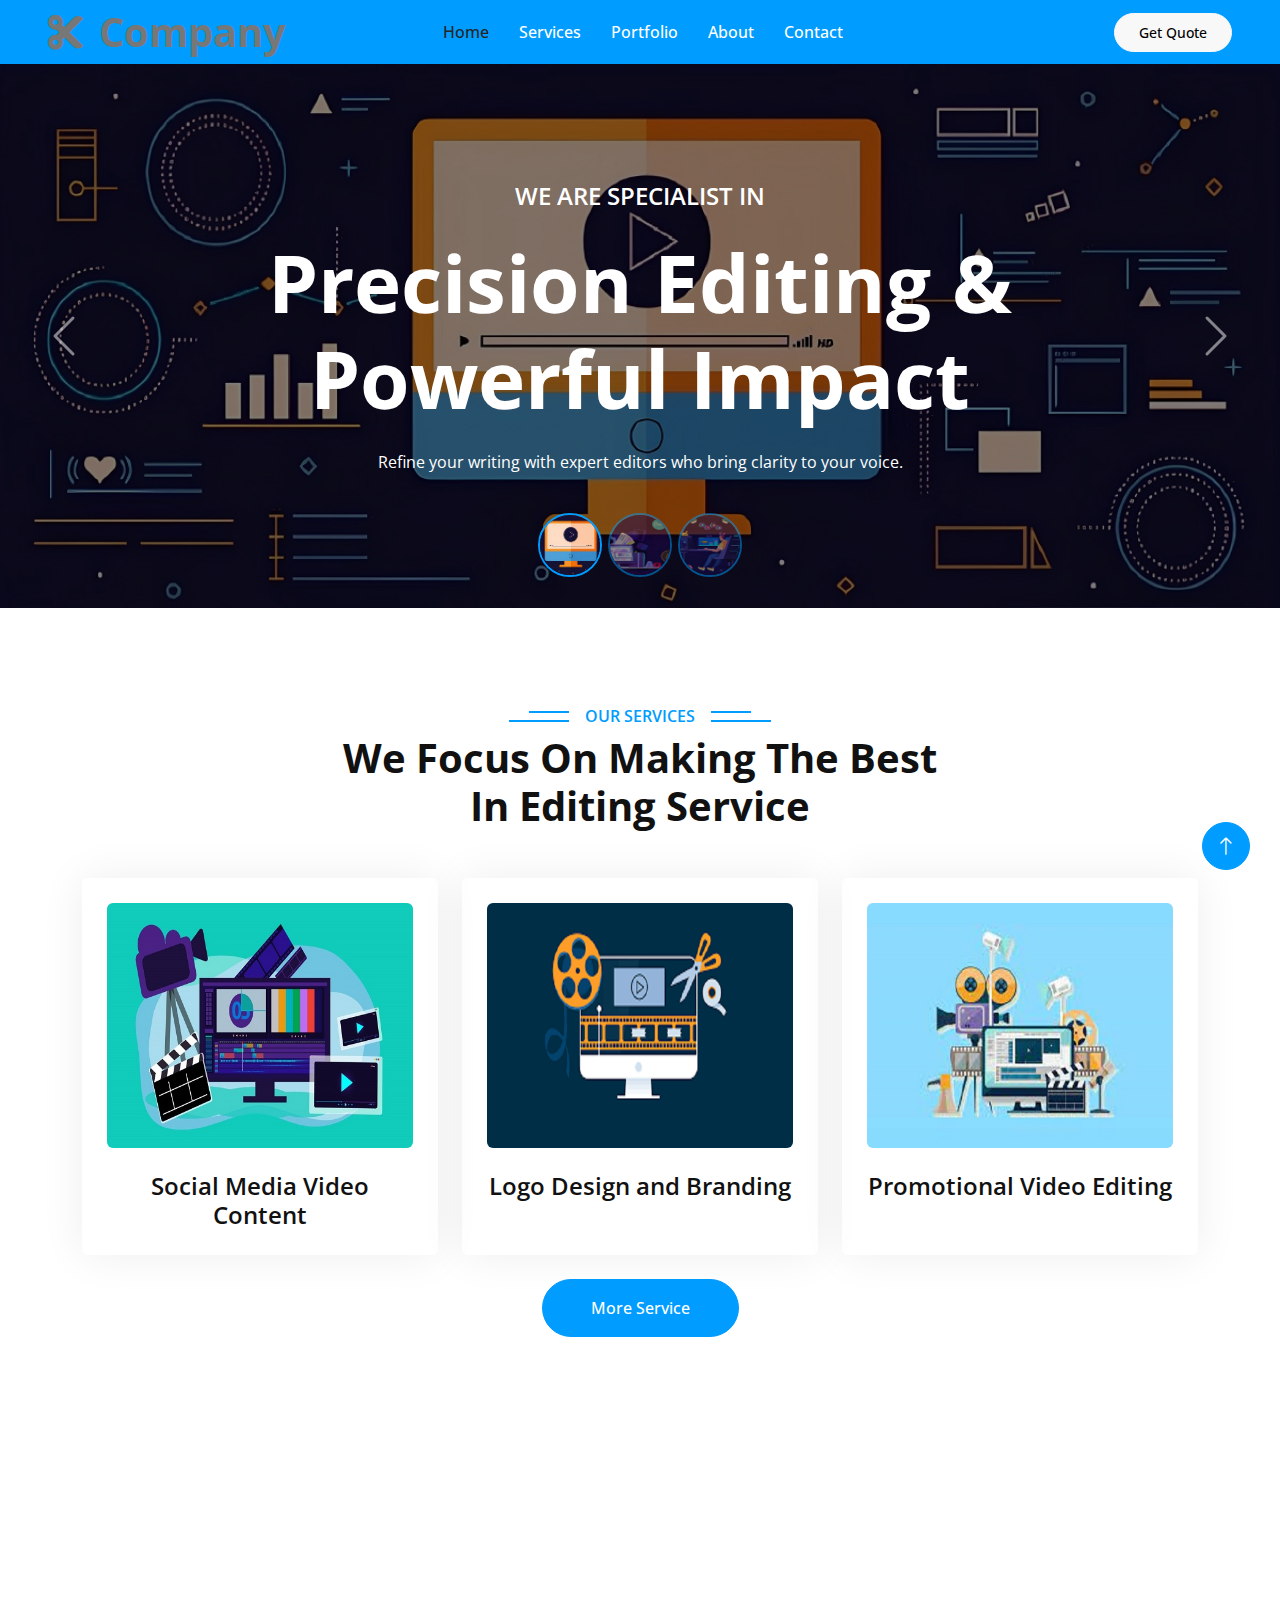
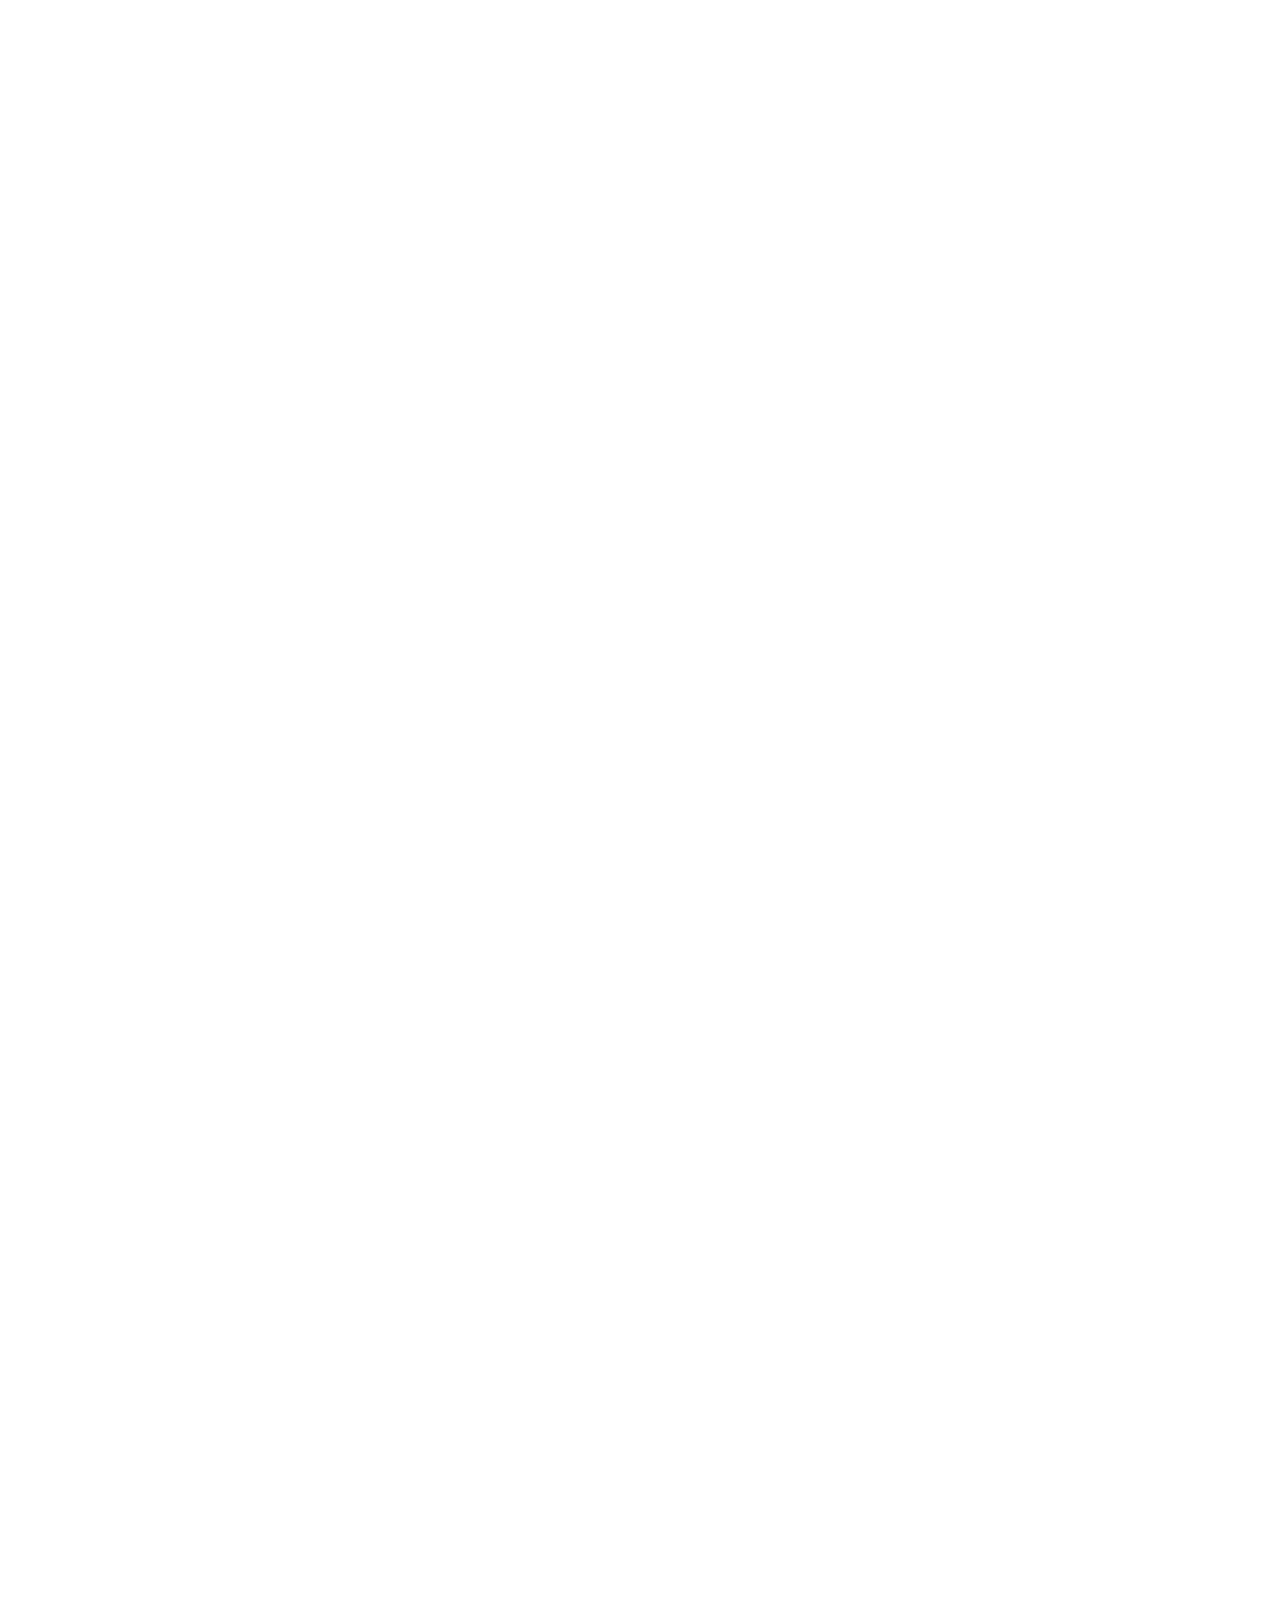
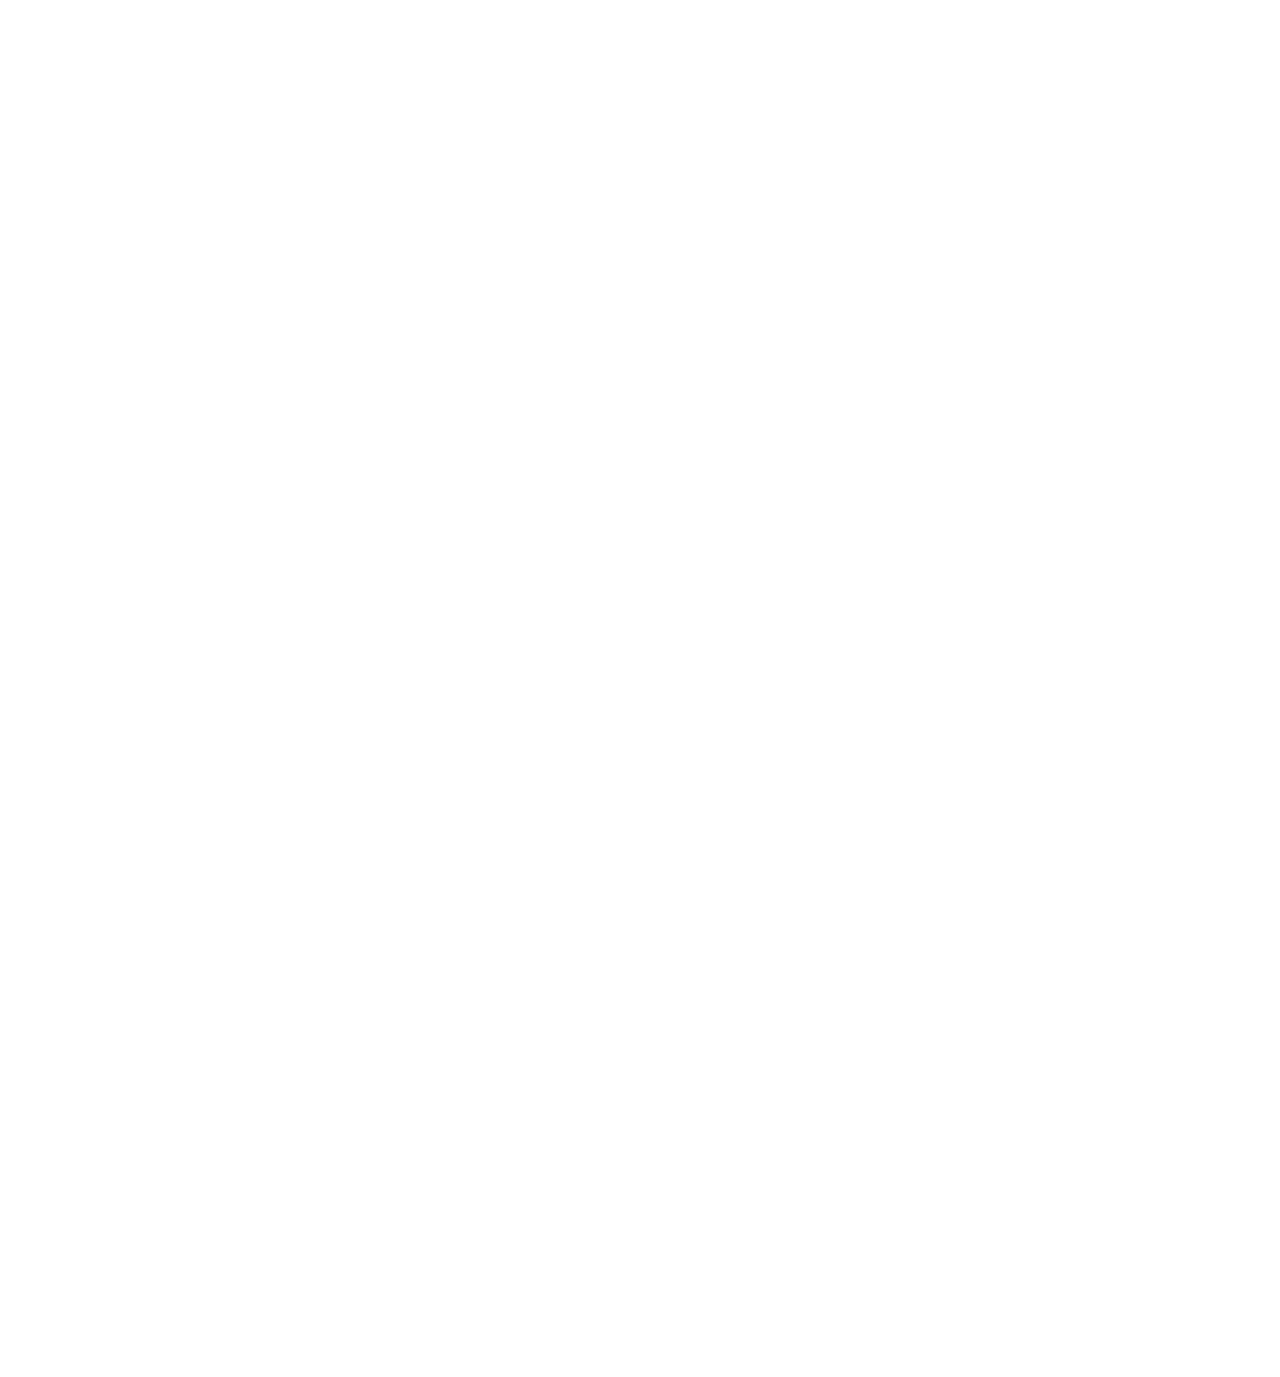
<file: index.html>
<!DOCTYPE html>
<html lang="en">

<head>
    <meta charset="utf-8">
    <title>Editing Company</title>
    <meta content="width=device-width, initial-scale=1.0" name="viewport">
    <meta content="" name="keywords">
    <meta content="" name="description">

    <!-- Favicon -->
    <link href="img/favicon.ico" rel="icon">

    <!-- Google Web Fonts -->
    <link rel="preconnect" href="https://fonts.googleapis.com">
    <link rel="preconnect" href="https://fonts.gstatic.com" crossorigin>
    <link href="https://fonts.googleapis.com/css2?family=Open+Sans:wght@400;500;600;700&display=swap" rel="stylesheet">

    <!-- Icon Font Stylesheet -->
    <link href="https://cdnjs.cloudflare.com/ajax/libs/font-awesome/5.10.0/css/all.min.css" rel="stylesheet">
    <link href="https://cdn.jsdelivr.net/npm/bootstrap-icons@1.4.1/font/bootstrap-icons.css" rel="stylesheet">

    <!-- Libraries Stylesheet -->
    <link href="lib/animate/animate.min.css" rel="stylesheet">
    <link href="lib/owlcarousel/assets/owl.carousel.min.css" rel="stylesheet">
    <link href="lib/lightbox/css/lightbox.min.css" rel="stylesheet">

    <!-- Customized Bootstrap Stylesheet -->
    <link href="css/bootstrap.min.css" rel="stylesheet">

    <!-- Template Stylesheet -->
    <link href="css/style.css" rel="stylesheet">
</head>

<body>
    <!-- Spinner Start -->
    <div id="spinner" class="show bg-white position-fixed translate-middle w-100 vh-100 top-50 start-50 d-flex align-items-center justify-content-center">
        <div class="spinner-border position-relative text-primary" style="width: 6rem; height: 6rem;" role="status"></div>
        <i class="fa fa-laptop-code fa-2x text-primary position-absolute top-50 start-50 translate-middle"></i>
    </div>
    <!-- Spinner End -->


    <!-- Topbar Start -->
    <!-- <div class="container-fluid bg-light px-0 wow fadeIn" data-wow-delay="0.1s">
        <div class="row gx-0 align-items-center d-none d-lg-flex">
            <div class="col-lg-6 px-5 text-start">
                <ol class="breadcrumb mb-0">
                    <li class="breadcrumb-item"><a class="small text-secondary" href="#">Home</a></li>
                    <li class="breadcrumb-item"><a class="small text-secondary" href="#">Career</a></li>
                    <li class="breadcrumb-item"><a class="small text-secondary" href="#">Terms</a></li>
                    <li class="breadcrumb-item"><a class="small text-secondary" href="#">Privacy</a></li>
                </ol>
            </div>
            <div class="col-lg-6 px-5 text-end">
                <small>Follow us:</small>
                <div class="h-100 d-inline-flex align-items-center">
                    <a class="btn-square text-primary border-end rounded-0" href=""><i class="fab fa-facebook-f"></i></a>
                    <a class="btn-square text-primary border-end rounded-0" href=""><i class="fab fa-twitter"></i></a>
                    <a class="btn-square text-primary border-end rounded-0" href=""><i class="fab fa-linkedin-in"></i></a>
                    <a class="btn-square text-primary pe-0" href=""><i class="fab fa-instagram"></i></a>
                </div>
            </div>
        </div>
    </div> -->
    <!-- Topbar End -->


    <!-- Brand & Contact Start -->
    <!-- <div class="container-fluid py-4 px-5 wow fadeIn" data-wow-delay="0.1s">
        <div class="row align-items-center top-bar">
            <div class="col-lg-4 col-md-12 text-center text-lg-start">
                <a href="" class="navbar-brand m-0 p-0">
                    <h1 class="fw-bold text-primary m-0"><i class="fa fa-laptop-code me-3"></i>DGcom</h1>
                    <img src="img/Full_logo.png" alt="Logo">
                </a>
            </div>
            <div class="col-lg-8 col-md-7 d-none d-lg-block">
                <div class="row">
                    <div class="col-4">
                        <div class="d-flex align-items-center justify-content-end">
                            <div class="flex-shrink-0 btn-lg-square border rounded-circle">
                                <i class="far fa-clock text-primary"></i>
                            </div>
                            <div class="ps-3">
                                <p class="mb-2">Opening Hour</p>
                                <h6 class="mb-0">Mon - Fri, 8:00 - 9:00</h6>
                            </div>
                        </div>
                    </div>
                    <div class="col-4">
                        <div class="d-flex align-items-center justify-content-end">
                            <div class="flex-shrink-0 btn-lg-square border rounded-circle">
                                <i class="fa fa-phone text-primary"></i>
                            </div>
                            <div class="ps-3">
                                <p class="mb-2">Call Us</p>
                                <h6 class="mb-0">+012 345 6789</h6>
                            </div>
                        </div>
                    </div>
                    <div class="col-4">
                        <div class="d-flex align-items-center justify-content-end">
                            <div class="flex-shrink-0 btn-lg-square border rounded-circle">
                                <i class="far fa-envelope text-primary"></i>
                            </div>
                            <div class="ps-3">
                                <p class="mb-2">Email Us</p>
                                <h6 class="mb-0">info@example.com</h6>
                            </div>
                        </div>
                    </div>
                </div>
            </div>
        </div>
    </div> -->
    <!-- Brand & Contact End -->


    <!-- Navbar Start -->
    <nav class="navbar navbar-expand-lg bg-primary navbar-dark sticky-top py-lg-0 px-lg-5 wow fadeIn" data-wow-delay="0.1s">
        <a href="#" class="navbar-brand ms-3 d-lg-none">MENU</a>
        <button type="button" class="navbar-toggler me-3" data-bs-toggle="collapse" data-bs-target="#navbarCollapse">
            <span class="navbar-toggler-icon"></span>
        </button>
        <div class="collapse navbar-collapse" id="navbarCollapse">
            <div class="col-lg-4 col-md-12 text-center text-lg-start">
                <a href="" class="navbar-brand m-0 p-0">
                    <h1 class="fw-bold text-secondary m-0"><i class="fa fa-cut me-3"></i>Company</h1>
                    <!-- <img src="img/a6.jpg" alt="Logo"> -->
                </a>
            </div>
            <div class="navbar-nav me-auto p-3 p-lg-0">
                <a href="index.html" class="nav-item nav-link active">Home</a>
                <a href="service.html" class="nav-item nav-link">Services</a>
                <a href="Portfolio.html" class="nav-item nav-link">Portfolio</a>
                <a href="about.html" class="nav-item nav-link">About</a>
                <a href="contact.html" class="nav-item nav-link">Contact </a>
                <!-- <div class="nav-item dropdown">
                    <a href="#" class="nav-link dropdown-toggle" data-bs-toggle="dropdown">Pages</a>
                    <div class="dropdown-menu border-0 rounded-0 rounded-bottom m-0">
                        <a href="feature.html" class="dropdown-item">Features</a>
                        <a href="team.html" class="dropdown-item">Our Team</a>
                        <a href="testimonial.html" class="dropdown-item">Testimonial</a>
                        <a href="404.html" class="dropdown-item">404 Page</a>
                    </div>
                </div> -->
                
            </div>
            <a href="#" class="btn btn-sm btn-light rounded-pill py-2 px-4 d-none d-lg-block">Get Quote</a>
        </div>
    </nav>
    <!-- Navbar End -->


    <!-- Carousel Start -->
    <div class="container-fluid p-0 mb-5 wow fadeIn" data-wow-delay="0.1s">
        <div id="header-carousel" class="carousel slide" data-bs-ride="carousel">
            <div class="carousel-indicators">
                <button type="button" data-bs-target="#header-carousel" data-bs-slide-to="0" class="active" aria-current="true" aria-label="Slide 1">
                    <img class="img-fluid" src="img/Carousel_img/carousel-1.jpg" alt="Image">
                </button>
                <button type="button" data-bs-target="#header-carousel" data-bs-slide-to="1" aria-label="Slide 2">
                    <img class="img-fluid" src="img/Carousel_img/carousel-2.jpeg" alt="Image">
                </button>
                <button type="button" data-bs-target="#header-carousel" data-bs-slide-to="2" aria-label="Slide 3">
                    <img class="img-fluid" src="img/Carousel_img/carousel-3.jpeg" alt="Image">
                </button>
            </div>
            <div class="carousel-inner">
                <div class="carousel-item active">
                    <img class="w-100" src="img/Carousel_img/carousel-1.jpg" alt="Image">
                    <div class="carousel-caption">
                        <div class="p-3" style="max-width: 900px;">
                            <h4 class="text-white text-uppercase mb-4 animated zoomIn">We Are Specialist In </h4>
                            <h1 class="display-1 text-white mb-0 animated zoomIn">Precision Editing & Powerful Impact</h1>
                            <p class="mt-4 " >Refine your writing with expert editors who bring clarity to your voice.</div>
                    </div>
                </div>
                <div class="carousel-item">
                    <img class="w-100" src="img/Carousel_img/carousel-2.jpeg" alt="Image">
                    <div class="carousel-caption">
                        <div class="p-3" style="max-width: 900px;">
                            <h4 class="text-white text-uppercase mb-4 animated zoomIn">We Are Professional In</h4>
                            <h1 class="display-1 text-white mb-0 animated zoomIn">Crafting Clarity & Ensuring Quality</h1>
                            <p class="mt-4 animated zoomIn" > Professional editing and proofreading services to help your content stand out.</p>
                        </div>
                    </div>
                </div>
                <div class="carousel-item">
                    <img class="w-100" src="img/Carousel_img/carousel-3.jpeg" alt="Image">
                    <div class="carousel-caption">
                        <div class="p-3" style="max-width: 900px;">
                            <h4 class="text-white text-uppercase mb-4 animated zoomIn">We Are Pro In </h4>
                            <h1 class="display-1 text-white mb-0 animated zoomIn">Editing Excellence & Flawless Results</h1>
                            <p class="mt-4 animated zoomIn " >Transform your drafts into flawless, compelling content.</p>
                        </div>
                    </div>
                </div>
            </div>
            <button class="carousel-control-prev" type="button" data-bs-target="#header-carousel"
                data-bs-slide="prev">
                <span class="carousel-control-prev-icon" aria-hidden="true"></span>
                <span class="visually-hidden">Previous</span>
            </button>
            <button class="carousel-control-next" type="button" data-bs-target="#header-carousel"
                data-bs-slide="next">
                <span class="carousel-control-next-icon" aria-hidden="true"></span>
                <span class="visually-hidden">Next</span>
            </button>
        </div>
    </div>
    <!-- Carousel End -->


    


    


    <!-- Service Start -->
    <div class="container-xxl py-5">
        <div class="container">
            <div class="text-center mx-auto mb-5 wow fadeInUp" data-wow-delay="0.1s" style="max-width: 600px;">
                <h6 class="section-title bg-white text-center text-primary px-3">Our Services</h6>
                <h1 class="display-6 mb-4">We Focus On Making The Best In Editing Service</h1>
            </div>
            <div class="row g-4">
                <div class="col-lg-4 col-md-6 wow fadeInUp" data-wow-delay="0.1s">
                    <a class="service-item d-block rounded text-center h-100 p-4" href="">
                        <img class="img-fluid rounded mb-4" src="img/service_img/1.jpeg" alt="">
                        <h4 class="mb-0">Social Media Video Content</h4>
                    </a>
                </div>
                <div class="col-lg-4 col-md-6 wow fadeInUp" data-wow-delay="0.3s">
                    <a class="service-item d-block rounded text-center h-100 p-4" href="">
                        <img class="img-fluid rounded mb-4" src="img/service_img/5.png" alt="">
                        <h4 class="mb-0">Logo Design and Branding</h4>
                    </a>
                </div>
                <div class="col-lg-4 col-md-6 wow fadeInUp" data-wow-delay="0.5s">
                    <a class="service-item d-block rounded text-center h-100 p-4" href="">
                        <img class="img-fluid rounded mb-4" src="img/service_img/3.jpeg" alt="">
                        <h4 class="mb-0">Promotional Video Editing</h4>
                    </a>
                </div>
                <div class="col-12 text-center">
                    <a class="btn btn-primary rounded-pill py-3 px-5" href="service.html">More Service</a>
                </div>
                
                
            </div>
        </div>
    </div>

    <!-- Service End -->

    <!-- Project Start -->
    <div class="container-xxl py-5">
        <div class="container">
            <div class="text-center mx-auto mb-5 wow fadeInUp" data-wow-delay="0.1s" style="max-width: 600px;">
                <h6 class="section-title bg-white text-center text-primary px-3">Our Portfolio</h6>
                <h1 class="display-6 mb-4">Showcasing Our Video Craft</h1>
            </div>
            <div class="owl-carousel project-carousel wow fadeInUp" data-wow-delay="0.1s">
        
                <div class="project-item border rounded h-100 p-4" data-dot="01">
                    <div class="position-relative mb-4">
                        <!-- Image with Map -->
                        <img src="img/service/1.jpeg" alt="Clickable image with video link" class="img-fluid rounded">
                
                        <!-- Eye Icon - hidden initially, shown on hover -->
                        <a href="javascript:void(0);" class="eye-icon" onclick="showVideoModal()">
                            <i class="fa fa-eye fa-2x"></i>
                        </a>
                
                        <!-- Map - Not visible but kept for clickable areas -->
                        <map name="videoMap">
                            <area shape="rect" coords="10,10,500,400" alt="service" href="img/Video/Banks_ Money.mp4" target="_blank">
                        </map>
                    </div>
                    <h6>Design</h6>
                    <span>Digital </span>
                </div>
                <div class="project-item border rounded h-100 p-4" data-dot="02">
                    <div class="position-relative mb-4">
                        <!-- Image with Map -->
                        <img src="img/service/5.png" alt="Clickable image with video link" class="img-fluid rounded">
                
                        <!-- Eye Icon - hidden initially, shown on hover -->
                        <a href="javascript:void(0);" class="eye-icon" onclick="showVideoModal()">
                            <i class="fa fa-eye fa-2x"></i>
                        </a>
                
                        <!-- Map - Not visible but kept for clickable areas -->
                        <map name="videoMap">
                            <area shape="rect" coords="10,10,500,400" alt="service" href="img/Video/Banks_ Money.mp4" target="_blank">
                        </map>
                    </div>
                    <h6>Design</h6>
                    <span>Digital </span>
                </div>
                <div class="project-item border rounded h-100 p-4" data-dot="03">
                    <div class="position-relative mb-4">
                        <!-- Image with Map -->
                        <img src="img/service/4.jpeg" alt="Clickable image with video link" class="img-fluid rounded">
                
                        <!-- Eye Icon - hidden initially, shown on hover -->
                        <a href="javascript:void(0);" class="eye-icon" onclick="showVideoModal()">
                            <i class="fa fa-eye fa-2x"></i>
                        </a>
                
                        <!-- Map - Not visible but kept for clickable areas -->
                        <map name="videoMap">
                            <area shape="rect" coords="10,10,500,400" alt="service" href="img/Video/Banks_ Money.mp4" target="_blank">
                        </map>
                    </div>
                    <h6>Design</h6>
                    <span>Digital </span>
                </div>
                
                <div class="project-item border rounded h-100 p-4" data-dot="04">
                    <div class="position-relative mb-4">
                        <!-- Image with Map -->
                        <img src="img/service/3.jpeg" alt="Clickable image with video link" class="img-fluid rounded">
                
                        <!-- Eye Icon - hidden initially, shown on hover -->
                        <a href="javascript:void(0);" class="eye-icon" onclick="showVideoModal()">
                            <i class="fa fa-eye fa-2x"></i>
                        </a>
                
                        <!-- Map - Not visible but kept for clickable areas -->
                        <map name="videoMap">
                            <area shape="rect" coords="10,10,500,400" alt="service" href="img/Video/Banks_ Money.mp4" target="_blank">
                        </map>
                    </div>
                    <h6>Design</h6>
                    <span>Digital </span>
                </div>
                <div class="project-item border rounded h-100 p-4" data-dot="05">
                    <div class="position-relative mb-4">
                        <!-- Image with Map -->
                        <img src="img/service/6.jpeg" alt="Clickable image with video link" class="img-fluid rounded">
                
                        <!-- Eye Icon - hidden initially, shown on hover -->
                        <a href="javascript:void(0);" class="eye-icon" onclick="showVideoModal()">
                            <i class="fa fa-eye fa-2x"></i>
                        </a>
                
                        <!-- Map - Not visible but kept for clickable areas -->
                        <map name="videoMap">
                            <area shape="rect" coords="10,10,500,400" alt="service" href="img/Video/Banks_ Money.mp4" target="_blank">
                        </map>
                    </div>
                    <h6>Design</h6>
                    <span>Digital </span>
                </div>
                <div class="project-item border rounded h-100 p-4" data-dot="06">
                    <div class="position-relative mb-4">
                        <!-- Image with Map -->
                        <img src="img/service/7.jpg" alt="Clickable image with video link" class="img-fluid rounded">
                
                        <!-- Eye Icon - hidden initially, shown on hover -->
                        <a href="javascript:void(0);" class="eye-icon" onclick="showVideoModal()">
                            <i class="fa fa-eye fa-2x"></i>
                        </a>
                
                        <!-- Map - Not visible but kept for clickable areas -->
                        <map name="videoMap">
                            <area shape="rect" coords="10,10,500,400" alt="service" href="img/Video/Banks_ Money.mp4" target="_blank">
                        </map>
                    </div>
                    <h6>Design</h6>
                    <span>Digital </span>
                </div>
                <div class="project-item border rounded h-100 p-4" data-dot="07">
                    <div class="position-relative mb-4">
                        <!-- Image with Map -->
                        <img src="img/service/9.jpeg" alt="Clickable image with video link" class="img-fluid rounded">
                
                        <!-- Eye Icon - hidden initially, shown on hover -->
                        <a href="javascript:void(0);" class="eye-icon" onclick="showVideoModal()">
                            <i class="fa fa-eye fa-2x"></i>
                        </a>
                
                        <!-- Map - Not visible but kept for clickable areas -->
                        <map name="videoMap">
                            <area shape="rect" coords="10,10,500,400" alt="service" href="img/Video/Banks_ Money.mp4" target="_blank">
                        </map>
                    </div>
                    <h6>Design</h6>
                    <span>Digital </span>
                </div>
                <div class="project-item border rounded h-100 p-4" data-dot="08">
                    <div class="position-relative mb-4">
                        <!-- Image with Map -->
                        <img src="img/service/10.jpeg" alt="Clickable image with video link" class="img-fluid rounded">
                
                        <!-- Eye Icon - hidden initially, shown on hover -->
                        <a href="javascript:void(0);" class="eye-icon" onclick="showVideoModal()">
                            <i class="fa fa-eye fa-2x"></i>
                        </a>
                
                        <!-- Map - Not visible but kept for clickable areas -->
                        <map name="videoMap">
                            <area shape="rect" coords="10,10,500,400" alt="service" href="img/Video/Banks_ Money.mp4" target="_blank">
                        </map>
                    </div>
                    <h6>Design</h6>
                    <span>Digital </span>
                </div>
                <div class="project-item border rounded h-100 p-4" data-dot="09">
                    <div class="position-relative mb-4">
                        <!-- Image with Map -->
                        <img src="img/service/5.png" alt="Clickable image with video link" class="img-fluid rounded">
                
                        <!-- Eye Icon - hidden initially, shown on hover -->
                        <a href="javascript:void(0);" class="eye-icon" onclick="showVideoModal()">
                            <i class="fa fa-eye fa-2x"></i>
                        </a>
                
                        <!-- Map - Not visible but kept for clickable areas -->
                        <map name="videoMap">
                            <area shape="rect" coords="10,10,500,400" alt="service" href="img/Video/Banks_ Money.mp4" target="_blank">
                        </map>
                    </div>
                    <h6>Design</h6>
                    <span>Digital </span>
                </div>
                <div class="project-item border rounded h-100 p-4" data-dot="10">
                    <div class="position-relative mb-4">
                        <!-- Image with Map -->
                        <img src="img/service/7.jpg" alt="Clickable image with video link" class="img-fluid rounded">
                
                        <!-- Eye Icon - hidden initially, shown on hover -->
                        <a href="javascript:void(0);" class="eye-icon" onclick="showVideoModal()">
                            <i class="fa fa-eye fa-2x"></i>
                        </a>
                
                        <!-- Map - Not visible but kept for clickable areas -->
                        <map name="videoMap">
                            <area shape="rect" coords="10,10,900,400" alt="service" href="img/Video/Banks_ Money.mp4" target="_blank">
                        </map>
                    </div>
                    <h6>Design</h6>
                    <span>Digital </span>
                </div>
                
            </div>
        </div>
    </div>
 


    <style>
        /* Eye Icon Styling */
        .eye-icon {
            position: absolute;
            top: 50%;
            left: 50%;
            transform: translate(-50%, -50%);
            color: white;
            font-size: 2em;
            display: none;
            cursor: pointer;
            background-color: rgba(0, 0, 0, 0.5);
            padding: 50px 70px;
        }
    
        /* Show eye icon on hover */
        .position-relative:hover .eye-icon {
            display: block;
        }
    
        /* Modal Background */
        .video-modal {
            display: none;
            position: fixed;
            z-index: 1000;
            left: 0;
            top: 0;
            width: 100%;
            height: 100%;
            background-color: rgba(0, 0, 0, 0.8);
        }
    
        /* Modal Content */
        .video-modal-content {
            position: relative;
            margin: 5% auto;
            padding: 20px;
            width: 80%;
            max-width: 700px;
            background: #fff;
            border-radius: 8px;
        }
    
        /* Close Button */
        .video-close {
            position: absolute;
            top: 10px;
            right: 25px;
            color: black;
            font-size: 30px;
            cursor: pointer;
        }
    </style>
    <!-- Project End -->
   


    <!-- About Start -->
    <div class="container-xxl py-5">
        <div class="container">
            <div class="row g-5">
                <div class="col-lg-6 wow fadeInUp" data-wow-delay="0.1s">
                    <div class="img-border">
                        <img class="img-fluid" src="img/about.jpeg" alt="">
                    </div>
                </div>
                <div class="col-lg-6 wow fadeInUp" data-wow-delay="0.5s">
                    <div class="h-100">
                        <h6 class="section-title bg-white text-start text-primary pe-3">About Us</h6>
                        <h1 class="display-6 mb-4">#1  Digital  Agencies With <span class="text-primary"> 2 Years</span> Of Experience</h1>
                        <p>Results-driven agency with expertise in web design, video editing, and social media. Transforming brands creatively.</p>
                        <p class="mb-4">Digital agency with two years' experience, offering impactful design, video, and social solutions for growth.</p>
                        <div class="d-flex align-items-center mb-4 pb-2">
                            <img class="flex-shrink-0 rounded-circle" src="img/Testimonial/A.jpg" alt="" style="width: 50px; height: 50px;">
                            <div class="ps-4">
                                <h6>Company Owner</h6>
                                <small>CEO & Founder</small>
                            </div>
                        </div>
                        <a class="btn btn-primary rounded-pill py-3 px-5" href="">Read More</a>
                    </div>
                </div>
            </div>
        </div>
    </div>
    <!-- About End -->

   


    <!-- Feature Start -->
    <!-- <div class="container-xxl py-5">
        <div class="container">
            <div class="row g-5">
                <div class="col-lg-6 wow fadeInUp" data-wow-delay="0.1s">
                    <div class="h-100">
                        <h6 class="section-title bg-white text-start text-primary pe-3">Why Choose Us</h6>
                        <h1 class="display-6 mb-4">Why People Trust Us? Learn About Us!</h1>
                        <p class="mb-4">Tempor erat elitr rebum at clita. Diam dolor diam ipsum sit. Aliqu diam amet diam et eos. Clita erat ipsum et lorem et sit, sed stet lorem sit clita duo justo magna dolore erat amet</p>
                        <div class="row g-4">
                            <div class="col-12">
                                <div class="skill">
                                    <div class="d-flex justify-content-between">
                                        <p class="mb-2">Digital Marketing</p>
                                        <p class="mb-2">85%</p>
                                    </div>
                                    <div class="progress">
                                        <div class="progress-bar bg-primary" role="progressbar" aria-valuenow="85" aria-valuemin="0" aria-valuemax="100"></div>
                                    </div>
                                </div>
                            </div>
                            <div class="col-12">
                                <div class="skill">
                                    <div class="d-flex justify-content-between">
                                        <p class="mb-2">SEO & Backlinks</p>
                                        <p class="mb-2">90%</p>
                                    </div>
                                    <div class="progress">
                                        <div class="progress-bar bg-primary" role="progressbar" aria-valuenow="90" aria-valuemin="0" aria-valuemax="100"></div>
                                    </div>
                                </div>
                            </div>
                            <div class="col-12">
                                <div class="skill">
                                    <div class="d-flex justify-content-between">
                                        <p class="mb-2">Design & Development</p>
                                        <p class="mb-2">95%</p>
                                    </div>
                                    <div class="progress">
                                        <div class="progress-bar bg-primary" role="progressbar" aria-valuenow="95" aria-valuemin="0" aria-valuemax="100"></div>
                                    </div>
                                </div>
                            </div>
                        </div>
                    </div>
                </div>
                <div class="col-lg-6 wow fadeInUp" data-wow-delay="0.5s">
                    <div class="img-border">
                        <img class="img-fluid" src="img/feature.jpg" alt="">
                    </div>
                </div>
            </div>
        </div>
    </div> -->
    <!-- Feature End -->

     <!-- Facts Start -->
     <div class="container-xxl py-5">
        <div class="container">
            <div class="row g-4">
                <div class="text-center mx-auto  wow fadeInUp" data-wow-delay="0.1s" style="max-width: 1200px;">
                    <h6 class="section-title bg-white text-center text-primary px-3">Why Choose Us</h6>
                    
                </div>
                <div class="col-lg-3 col-md-6 wow fadeInUp" data-wow-delay="0.1s">
                    <div class="fact-item bg-light rounded text-center h-100 p-5">
                        <i class="fa fa-certificate fa-4x text-primary mb-4"></i>
                        <h5 class="mb-3">Years Experience</h5>
                        <h1 class="display-5 mb-0" data-toggle="counter-up">2</h1>
                    </div>
                </div>
                <div class="col-lg-3 col-md-6 wow fadeInUp" data-wow-delay="0.3s">
                    <div class="fact-item bg-light rounded text-center h-100 p-5">
                        <i class="fa fa-users-cog fa-4x text-primary mb-4"></i>
                        <h5 class="mb-3">Team Members</h5>
                        <h1 class="display-5 mb-0" data-toggle="counter-up">10</h1>
                    </div>
                </div>
                <div class="col-lg-3 col-md-6 wow fadeInUp" data-wow-delay="0.5s">
                    <div class="fact-item bg-light rounded text-center h-100 p-5">
                        <i class="fa fa-users fa-4x text-primary mb-4"></i>
                        <h5 class="mb-3">Satisfied Clients</h5>
                        <h1 class="display-5 mb-0" data-toggle="counter-up">54</h1>
                    </div>
                </div>
                <div class="col-lg-3 col-md-6 wow fadeInUp" data-wow-delay="0.7s">
                    <div class="fact-item bg-light rounded text-center h-100 p-5">
                        <i class="fa fa-check fa-4x text-primary mb-4"></i>
                        <h5 class="mb-3">Projects Done</h5>
                        <h1 class="display-5 mb-0" data-toggle="counter-up">114</h1>
                    </div>
                </div>
            </div>
        </div>
    </div>
    <!-- Facts End -->    


    <!-- Team Start -->
    <div class="container-xxl py-5">
        <div class="container">
            <div class="text-center mx-auto mb-5 wow fadeInUp" data-wow-delay="0.1s" style="max-width: 600px;">
                <h6 class="section-title bg-white text-center text-primary px-3">Our Team</h6>
                <h1 class="display-6 mb-4">We Are A Creative Team For Your Dream Project</h1>
            </div>
            <div class="row g-4">
                <div class="col-lg-4 col-md-6 wow fadeInUp" data-wow-delay="0.1s">
                    <div class="team-item text-center p-4">
                        <img class="img-fluid border rounded-circle w-75 p-2 mb-4" src="img/team/Vijay.jpeg" alt="">
                        <div class="team-text">
                            <div class="team-title">
                                <h5>Vijay Kumar</h5>
                                <span> Editor </span>
                            </div>
                            <div class="team-social">
                                <a class="btn btn-square btn-primary rounded-circle" href=""><i class="fab fa-facebook-f"></i></a>
                                <a class="btn btn-square btn-primary rounded-circle" href=""><i class="fab fa-twitter"></i></a>
                                <a class="btn btn-square btn-primary rounded-circle" href=""><i class="fab fa-instagram"></i></a>
                            </div>
                        </div>
                    </div>
                </div>
                <div class="col-lg-4 col-md-6 wow fadeInUp" data-wow-delay="0.3s">
                    <div class="team-item text-center p-4">
                        <img class="img-fluid border rounded-circle w-75 p-2 mb-4" src="img/team/sk.jpeg" alt="">
                        <div class="team-text">
                            <div class="team-title">
                                <h5>Sivakarthikeyan </h5>
                                <span> Editor </span>
                            </div>
                            <div class="team-social">
                                <a class="btn btn-square btn-primary rounded-circle" href=""><i class="fab fa-facebook-f"></i></a>
                                <a class="btn btn-square btn-primary rounded-circle" href=""><i class="fab fa-twitter"></i></a>
                                <a class="btn btn-square btn-primary rounded-circle" href=""><i class="fab fa-instagram"></i></a>
                            </div>
                        </div>
                    </div>
                </div>
                <div class="col-lg-4 col-md-6 wow fadeInUp" data-wow-delay="0.5s">
                    <div class="team-item text-center p-4">
                        <img class="img-fluid border rounded-circle w-75 p-2 mb-4" src="img/team/ajith.jpeg" alt="">
                        <div class="team-text">
                            <div class="team-title">
                                <h5>Ajith Kumar</h5>
                                <span> Editor </span>
                            </div>
                            <div class="team-social">
                                <a class="btn btn-square btn-primary rounded-circle" href=""><i class="fab fa-facebook-f"></i></a>
                                <a class="btn btn-square btn-primary rounded-circle" href=""><i class="fab fa-twitter"></i></a>
                                <a class="btn btn-square btn-primary rounded-circle" href=""><i class="fab fa-instagram"></i></a>
                            </div>
                        </div>
                    </div>
                </div>
            </div>
        </div>
    </div>
    <!-- Team End -->


   <!-- Testimonial Start -->
   <div class="container-xxl py-5">
    <div class="container">
        <div class="text-center mx-auto mb-5 wow fadeInUp" data-wow-delay="0.1s" style="max-width: 600px;">
            <h6 class="section-title bg-white text-center text-primary px-3">Testimonial</h6>
            <h1 class="display-6 mb-4">What Our Clients Say!</h1>
        </div>
        <div class="owl-carousel testimonial-carousel wow fadeInUp" data-wow-delay="0.1s">
            <div class="testimonial-item bg-light rounded p-4">
                <div class="d-flex align-items-center mb-4">
                    <img class="flex-shrink-0 rounded-circle border p-1" src="img/Testimonial/J.jpg" alt="">
                    <div class="ms-4">
                        <h5 class="mb-1">John M
                        </h5>
                        <span>Marketing Specialist</span>
                    </div>
                </div>
                <p class="mb-0">Exceptional service! They elevated our brand with creative designs and effective social media strategies.</p>
            </div>
            <div class="testimonial-item bg-light rounded p-4">
                <div class="d-flex align-items-center mb-4">
                    <img class="flex-shrink-0 rounded-circle border p-1" src="img/Testimonial/S.jpg" alt="">
                    <div class="ms-4">
                        <h5 class="mb-1">Sara L
                        </h5>
                        <span>Content Creator</span>
                    </div>
                </div>
                <p class="mb-0">Highly professional team. My videos are polished, engaging, and perfectly aligned with my audience.</p>
            </div>
            <div class="testimonial-item bg-light rounded p-4">
                <div class="d-flex align-items-center mb-4">
                    <img class="flex-shrink-0 rounded-circle border p-1" src="img/Testimonial/A.jpg" alt="">
                    <div class="ms-4">
                        <h5 class="mb-1">Amit R
                        </h5>
                        <span>Business Owner</span>
                    </div>
                </div>
                <p class="mb-0">Outstanding work! They revamped our website, making it user-friendly and visually captivating. Highly recommended.</p>
            </div>
            <div class="testimonial-item bg-light rounded p-4">
                <div class="d-flex align-items-center mb-4">
                    <img class="flex-shrink-0 rounded-circle border p-1" src="img/Testimonial/E.jpg" alt="">
                    <div class="ms-4">
                        <h5 class="mb-1">Emily T
                        </h5>
                        <span>Influencer</span>
                    </div>
                </div>
                <p class="mb-0">Their video editing skills are incredible! My content has never looked this vibrant and professional.</p>
            </div>
            <div class="testimonial-item bg-light rounded p-4">
                <div class="d-flex align-items-center mb-4">
                    <img class="flex-shrink-0 rounded-circle border p-1" src="img/Testimonial/B.jpg" alt="">
                    <div class="ms-4">
                        <h5 class="mb-1">Ben S
                        </h5>
                        <span> Startup Founder</span>
                    </div>
                </div>
                <p class="mb-0">Our go-to digital agency. From branding to social management, they consistently deliver impressive results</p>
            </div>
        </div>
    </div>
</div>
<!-- Testimonial End -->


    <!-- Footer Start -->
    <div class="container-fluid bg-dark text-body footer mt-5 pt-5 wow fadeIn" data-wow-delay="0.1s">
        <div class="container py-5">
            <div class="row g-5">
                <div class="col-lg-3 col-md-6">
                    <h5 class="text-light mb-4">About Us</h5>
                    <p class="mb-2">Lorem ipsum dolor sit amet consectetur adipisicing elit.  Ut quia, molestiae quae nobis sequi ipsum ab dolorum ipsa quos nostrum eligendi.</p>
                    
                </div>
                <div class="col-lg-3 col-md-6">
                    <h5 class="text-light mb-4">Quick Links</h5>
                    <a class="btn btn-link" href="">About Us</a>
                    <a class="btn btn-link" href="">Contact Us</a>
                    <a class="btn btn-link" href="">Our Services</a>
                    <a class="btn btn-link" href="">Terms & Condition</a>
                    <a class="btn btn-link" href="">Support</a>
                </div>
                <div class="col-lg-3 col-md-6">
                    <h5 class="text-light mb-4">Our Services</h5>
                    <a class="btn btn-link" href="">Social Media Video edits</a>
                    <a class="btn btn-link" href="">Short form video edits                     </a>
                    <a class="btn btn-link" href="">Long form video edits                     </a>
                    <a class="btn btn-link" href="">Promotional Video Edits</a>
                    <a class="btn btn-link" href="">All Services</a>
                </div>
                <div class="col-lg-3 col-md-6">
                    <h5 class="text-light mb-4">Address</h5>
                    <p class="mb-2 "><i class="fa fa-map-marker-alt me-3"></i>Tamil Nadu</p>
                    <p class="mb-2"><i class="fa fa-phone-alt me-3"></i>+91 9344095727</p>
                    <p class="mb-2"><i class="fa fa-envelope me-3"></i>buildmyweb.info</p>
                    <div class="d-flex pt-2">
                        <a class="btn btn-square btn-outline-secondary rounded-circle me-1 " href=""><i class="fab fa-twitter"></i></a>
                        <a class="btn btn-square btn-outline-secondary rounded-circle me-1" href=""><i class="fab fa-facebook-f"></i></a>
                        <a class="btn btn-square btn-outline-secondary rounded-circle me-1" href=""><i class="fab fa-youtube"></i></a>
                        <a class="btn btn-square btn-outline-secondary rounded-circle me-0" href=""><i class="fab fa-linkedin-in"></i></a>
                    </div>
                </div>
            </div>
        </div>
        <div class="container-fluid copyright">
            <div class="container">
                <div class="row">
                    <div class="col-md-6 text-center text-md-start mb-3 mb-md-0">
                        &copy; <a href="#">Your Company Name</a>, All Right Reserved.
                    </div>
                    <div class="col-md-6 text-center text-md-end">
                        <!--/*** This template is free as long as you keep the footer author’s credit link/attribution link/backlink. If you'd like to use the template without the footer author’s credit link/attribution link/backlink, you can purchase the Credit Removal License from "https://htmlcodex.com/credit-removal". Thank you for your support. ***/-->
                        Designed By <a href="">BuildMyWeb</a>
                        <!-- <br>Distributed By: <a class="border-bottom" href="https://themewagon.com" target="_blank">ThemeWagon</a> -->
                    </div>
                </div>
            </div>
        </div>
    </div>
    <!-- Footer End -->


    <!-- Back to Top -->
    <a href="#" class="btn btn-lg btn-primary btn-lg-square rounded-circle back-to-top"><i class="bi bi-arrow-up"></i></a>


    <!-- JavaScript Libraries -->
    <script src="https://code.jquery.com/jquery-3.4.1.min.js"></script>
    <script src="https://cdn.jsdelivr.net/npm/bootstrap@5.0.0/dist/js/bootstrap.bundle.min.js"></script>
    <script src="lib/wow/wow.min.js"></script>
    <script src="lib/easing/easing.min.js"></script>
    <script src="lib/waypoints/waypoints.min.js"></script>
    <script src="lib/counterup/counterup.min.js"></script>
    <script src="lib/owlcarousel/owl.carousel.min.js"></script>
    <script src="lib/lightbox/js/lightbox.min.js"></script>

    <!-- Template Javascript -->
    <script src="js/main.js"></script>
</body>

</html>
</file>
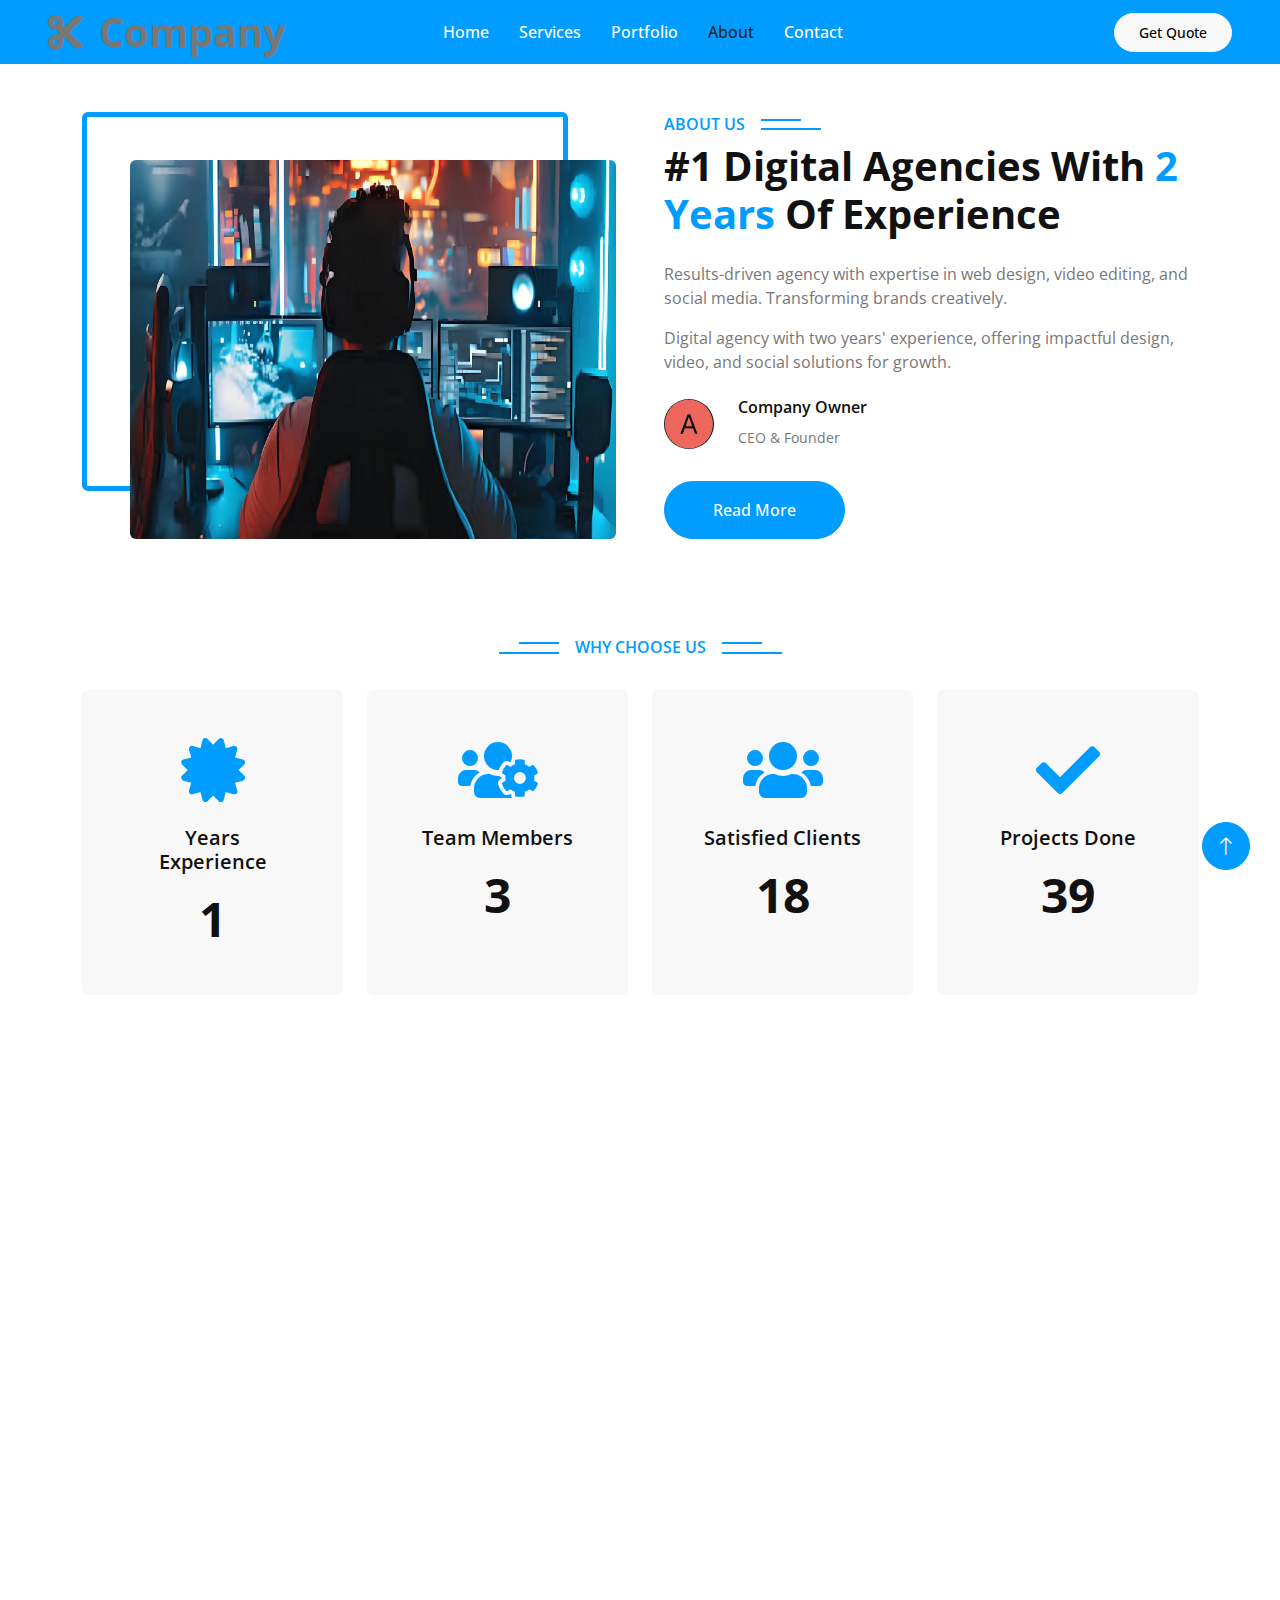
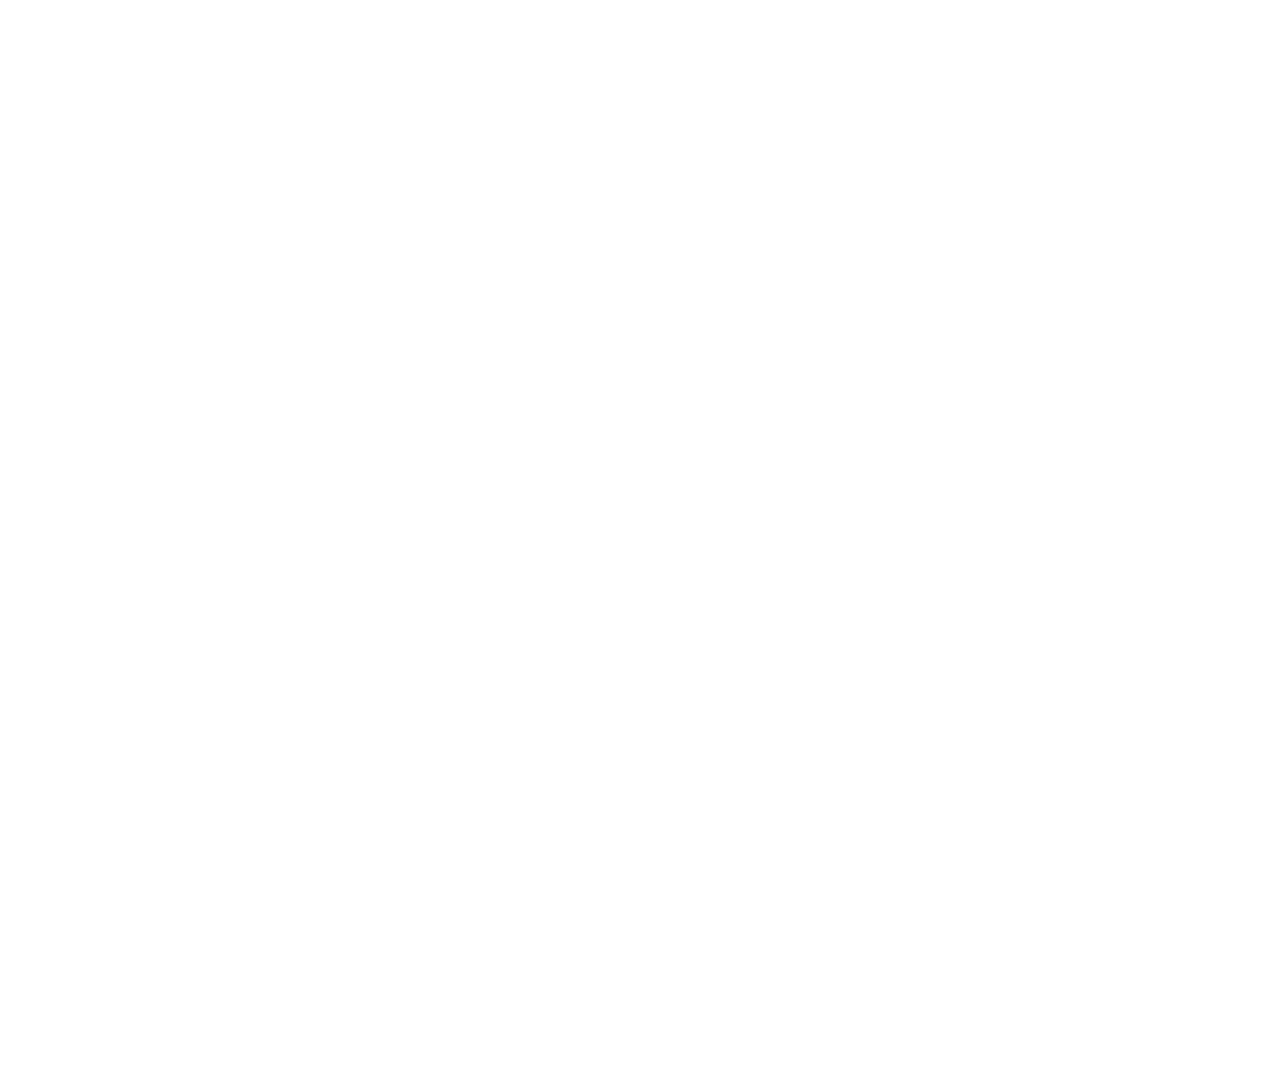
<file: about.html>
<!DOCTYPE html>
<html lang="en">

<head>
    <meta charset="utf-8">
    <title>Editing Company</title>
    <meta content="width=device-width, initial-scale=1.0" name="viewport">
    <meta content="" name="keywords">
    <meta content="" name="description">

    <!-- Favicon -->
    <link href="img/favicon.ico" rel="icon">

    <!-- Google Web Fonts -->
    <link rel="preconnect" href="https://fonts.googleapis.com">
    <link rel="preconnect" href="https://fonts.gstatic.com" crossorigin>
    <link href="https://fonts.googleapis.com/css2?family=Open+Sans:wght@400;500;600;700&display=swap" rel="stylesheet">

    <!-- Icon Font Stylesheet -->
    <link href="https://cdnjs.cloudflare.com/ajax/libs/font-awesome/5.10.0/css/all.min.css" rel="stylesheet">
    <link href="https://cdn.jsdelivr.net/npm/bootstrap-icons@1.4.1/font/bootstrap-icons.css" rel="stylesheet">

    <!-- Libraries Stylesheet -->
    <link href="lib/animate/animate.min.css" rel="stylesheet">
    <link href="lib/owlcarousel/assets/owl.carousel.min.css" rel="stylesheet">
    <link href="lib/lightbox/css/lightbox.min.css" rel="stylesheet">

    <!-- Customized Bootstrap Stylesheet -->
    <link href="css/bootstrap.min.css" rel="stylesheet">

    <!-- Template Stylesheet -->
    <link href="css/style.css" rel="stylesheet">
</head>

<body>
    <!-- Spinner Start -->
    <div id="spinner" class="show bg-white position-fixed translate-middle w-100 vh-100 top-50 start-50 d-flex align-items-center justify-content-center">
        <div class="spinner-border position-relative text-primary" style="width: 6rem; height: 6rem;" role="status"></div>
        <i class="fa fa-laptop-code fa-2x text-primary position-absolute top-50 start-50 translate-middle"></i>
    </div>
    <!-- Spinner End -->


    


    <!-- Navbar Start -->
    <nav class="navbar navbar-expand-lg bg-primary navbar-dark sticky-top py-lg-0 px-lg-5 wow fadeIn" data-wow-delay="0.1s">
        <a href="#" class="navbar-brand ms-3 d-lg-none">MENU</a>
        <button type="button" class="navbar-toggler me-3" data-bs-toggle="collapse" data-bs-target="#navbarCollapse">
            <span class="navbar-toggler-icon"></span>
        </button>
        <div class="collapse navbar-collapse" id="navbarCollapse">
            <div class="col-lg-4 col-md-12 text-center text-lg-start">
                <a href="" class="navbar-brand m-0 p-0">
                    <h1 class="fw-bold text-secondary m-0"><i class="fa fa-cut me-3"></i>Company</h1>
                    <!-- <img src="img/a6.jpg" alt="Logo"> -->
                </a>
            </div>
            <div class="navbar-nav me-auto p-3 p-lg-0">
                <a href="index.html" class="nav-item nav-link ">Home</a>
                <a href="service.html" class="nav-item nav-link">Services</a>
                <a href="Portfolio.html" class="nav-item nav-link">Portfolio</a>
                <a href="about.html" class="nav-item nav-link active">About</a>
                <a href="contact.html" class="nav-item nav-link">Contact </a>
               
                
            </div>
            <a href="#" class="btn btn-sm btn-light rounded-pill py-2 px-4 d-none d-lg-block">Get Quote</a>
        </div>
    </nav>
    <!-- Navbar End -->


    <!-- About Start -->
    <div class="container-xxl py-5">
        <div class="container">
            <div class="row g-5">
                <div class="col-lg-6 wow fadeInUp" data-wow-delay="0.1s">
                    <div class="img-border">
                        <img class="img-fluid" src="img/about.jpeg" alt="">
                    </div>
                </div>
                <div class="col-lg-6 wow fadeInUp" data-wow-delay="0.5s">
                    <div class="h-100">
                        <h6 class="section-title bg-white text-start text-primary pe-3">About Us</h6>
                        <h1 class="display-6 mb-4">#1  Digital  Agencies With <span class="text-primary"> 2 Years</span> Of Experience</h1>
                        <p>Results-driven agency with expertise in web design, video editing, and social media. Transforming brands creatively.</p>
                        <p class="mb-4">Digital agency with two years' experience, offering impactful design, video, and social solutions for growth.</p>
                        <div class="d-flex align-items-center mb-4 pb-2">
                            <img class="flex-shrink-0 rounded-circle" src="img/Testimonial/A.jpg" alt="" style="width: 50px; height: 50px;">
                            <div class="ps-4">
                                <h6>Company Owner</h6>
                                <small>CEO & Founder</small>
                            </div>
                        </div>
                        <a class="btn btn-primary rounded-pill py-3 px-5" href="">Read More</a>
                    </div>
                </div>
            </div>
        </div>
    </div>
    <!-- About End -->

   


     <!-- Facts Start -->
     <div class="container-xxl py-5">
        <div class="container">
            <div class="row g-4">
                <div class="text-center mx-auto  wow fadeInUp" data-wow-delay="0.1s" style="max-width: 1200px;">
                    <h6 class="section-title bg-white text-center text-primary px-3">Why Choose Us</h6>
                    
                </div>
                <div class="col-lg-3 col-md-6 wow fadeInUp" data-wow-delay="0.1s">
                    <div class="fact-item bg-light rounded text-center h-100 p-5">
                        <i class="fa fa-certificate fa-4x text-primary mb-4"></i>
                        <h5 class="mb-3">Years Experience</h5>
                        <h1 class="display-5 mb-0" data-toggle="counter-up">2</h1>
                    </div>
                </div>
                <div class="col-lg-3 col-md-6 wow fadeInUp" data-wow-delay="0.3s">
                    <div class="fact-item bg-light rounded text-center h-100 p-5">
                        <i class="fa fa-users-cog fa-4x text-primary mb-4"></i>
                        <h5 class="mb-3">Team Members</h5>
                        <h1 class="display-5 mb-0" data-toggle="counter-up">10</h1>
                    </div>
                </div>
                <div class="col-lg-3 col-md-6 wow fadeInUp" data-wow-delay="0.5s">
                    <div class="fact-item bg-light rounded text-center h-100 p-5">
                        <i class="fa fa-users fa-4x text-primary mb-4"></i>
                        <h5 class="mb-3">Satisfied Clients</h5>
                        <h1 class="display-5 mb-0" data-toggle="counter-up">54</h1>
                    </div>
                </div>
                <div class="col-lg-3 col-md-6 wow fadeInUp" data-wow-delay="0.7s">
                    <div class="fact-item bg-light rounded text-center h-100 p-5">
                        <i class="fa fa-check fa-4x text-primary mb-4"></i>
                        <h5 class="mb-3">Projects Done</h5>
                        <h1 class="display-5 mb-0" data-toggle="counter-up">114</h1>
                    </div>
                </div>
            </div>
        </div>
    </div>
    <!-- Facts End -->    


    <!-- Team Start -->
    <div class="container-xxl py-5">
        <div class="container">
            <div class="text-center mx-auto mb-5 wow fadeInUp" data-wow-delay="0.1s" style="max-width: 600px;">
                <h6 class="section-title bg-white text-center text-primary px-3">Our Team</h6>
                <h1 class="display-6 mb-4">We Are A Creative Team For Your Dream Project</h1>
            </div>
            <div class="row g-4">
                <div class="col-lg-4 col-md-6 wow fadeInUp" data-wow-delay="0.1s">
                    <div class="team-item text-center p-4">
                        <img class="img-fluid border rounded-circle w-75 p-2 mb-4" src="img/team/Vijay.jpeg" alt="">
                        <div class="team-text">
                            <div class="team-title">
                                <h5>Vijay Kumar</h5>
                                <span> Editor </span>
                            </div>
                            <div class="team-social">
                                <a class="btn btn-square btn-primary rounded-circle" href=""><i class="fab fa-facebook-f"></i></a>
                                <a class="btn btn-square btn-primary rounded-circle" href=""><i class="fab fa-twitter"></i></a>
                                <a class="btn btn-square btn-primary rounded-circle" href=""><i class="fab fa-instagram"></i></a>
                            </div>
                        </div>
                    </div>
                </div>
                <div class="col-lg-4 col-md-6 wow fadeInUp" data-wow-delay="0.3s">
                    <div class="team-item text-center p-4">
                        <img class="img-fluid border rounded-circle w-75 p-2 mb-4" src="img/team/sk.jpeg" alt="">
                        <div class="team-text">
                            <div class="team-title">
                                <h5>Sivakarthikeyan </h5>
                                <span> Editor </span>
                            </div>
                            <div class="team-social">
                                <a class="btn btn-square btn-primary rounded-circle" href=""><i class="fab fa-facebook-f"></i></a>
                                <a class="btn btn-square btn-primary rounded-circle" href=""><i class="fab fa-twitter"></i></a>
                                <a class="btn btn-square btn-primary rounded-circle" href=""><i class="fab fa-instagram"></i></a>
                            </div>
                        </div>
                    </div>
                </div>
                <div class="col-lg-4 col-md-6 wow fadeInUp" data-wow-delay="0.5s">
                    <div class="team-item text-center p-4">
                        <img class="img-fluid border rounded-circle w-75 p-2 mb-4" src="img/team/ajith.jpeg" alt="">
                        <div class="team-text">
                            <div class="team-title">
                                <h5>Ajith Kumar</h5>
                                <span> Editor </span>
                            </div>
                            <div class="team-social">
                                <a class="btn btn-square btn-primary rounded-circle" href=""><i class="fab fa-facebook-f"></i></a>
                                <a class="btn btn-square btn-primary rounded-circle" href=""><i class="fab fa-twitter"></i></a>
                                <a class="btn btn-square btn-primary rounded-circle" href=""><i class="fab fa-instagram"></i></a>
                            </div>
                        </div>
                    </div>
                </div>
            </div>
        </div>
    </div>
    <!-- Team End -->


    <!-- Testimonial Start -->
    <div class="container-xxl py-5">
        <div class="container">
            <div class="text-center mx-auto mb-5 wow fadeInUp" data-wow-delay="0.1s" style="max-width: 600px;">
                <h6 class="section-title bg-white text-center text-primary px-3">Testimonial</h6>
                <h1 class="display-6 mb-4">What Our Clients Say!</h1>
            </div>
            <div class="owl-carousel testimonial-carousel wow fadeInUp" data-wow-delay="0.1s">
                <div class="testimonial-item bg-light rounded p-4">
                    <div class="d-flex align-items-center mb-4">
                        <img class="flex-shrink-0 rounded-circle border p-1" src="img/Testimonial/J.jpg" alt="">
                        <div class="ms-4">
                            <h5 class="mb-1">John M
                            </h5>
                            <span>Marketing Specialist</span>
                        </div>
                    </div>
                    <p class="mb-0">Exceptional service! They elevated our brand with creative designs and effective social media strategies.</p>
                </div>
                <div class="testimonial-item bg-light rounded p-4">
                    <div class="d-flex align-items-center mb-4">
                        <img class="flex-shrink-0 rounded-circle border p-1" src="img/Testimonial/S.jpg" alt="">
                        <div class="ms-4">
                            <h5 class="mb-1">Sara L
                            </h5>
                            <span>Content Creator</span>
                        </div>
                    </div>
                    <p class="mb-0">Highly professional team. My videos are polished, engaging, and perfectly aligned with my audience.</p>
                </div>
                <div class="testimonial-item bg-light rounded p-4">
                    <div class="d-flex align-items-center mb-4">
                        <img class="flex-shrink-0 rounded-circle border p-1" src="img/Testimonial/A.jpg" alt="">
                        <div class="ms-4">
                            <h5 class="mb-1">Amit R
                            </h5>
                            <span>Business Owner</span>
                        </div>
                    </div>
                    <p class="mb-0">Outstanding work! They revamped our website, making it user-friendly and visually captivating. Highly recommended.</p>
                </div>
                <div class="testimonial-item bg-light rounded p-4">
                    <div class="d-flex align-items-center mb-4">
                        <img class="flex-shrink-0 rounded-circle border p-1" src="img/Testimonial/E.jpg" alt="">
                        <div class="ms-4">
                            <h5 class="mb-1">Emily T
                            </h5>
                            <span>Influencer</span>
                        </div>
                    </div>
                    <p class="mb-0">Their video editing skills are incredible! My content has never looked this vibrant and professional.</p>
                </div>
                <div class="testimonial-item bg-light rounded p-4">
                    <div class="d-flex align-items-center mb-4">
                        <img class="flex-shrink-0 rounded-circle border p-1" src="img/Testimonial/B.jpg" alt="">
                        <div class="ms-4">
                            <h5 class="mb-1">Ben S
                            </h5>
                            <span> Startup Founder</span>
                        </div>
                    </div>
                    <p class="mb-0">Our go-to digital agency. From branding to social management, they consistently deliver impressive results</p>
                </div>
            </div>
        </div>
    </div>
    <!-- Testimonial End -->

    <!-- Footer Start -->
    <div class="container-fluid bg-dark text-body footer mt-5 pt-5 wow fadeIn" data-wow-delay="0.1s">
        <div class="container py-5">
            <div class="row g-5">
                <div class="col-lg-3 col-md-6">
                    <h5 class="text-light mb-4">About Us</h5>
                    <p class="mb-2">Lorem ipsum dolor sit amet consectetur adipisicing elit.  Ut quia, molestiae quae nobis sequi ipsum ab dolorum ipsa quos nostrum eligendi.</p>
                    
                </div>
                <div class="col-lg-3 col-md-6">
                    <h5 class="text-light mb-4">Quick Links</h5>
                    <a class="btn btn-link" href="">About Us</a>
                    <a class="btn btn-link" href="">Contact Us</a>
                    <a class="btn btn-link" href="">Our Services</a>
                    <a class="btn btn-link" href="">Terms & Condition</a>
                    <a class="btn btn-link" href="">Support</a>
                </div>
                <div class="col-lg-3 col-md-6">
                    <h5 class="text-light mb-4">Our Services</h5>
                    <a class="btn btn-link" href="">Social Media Video edits</a>
                    <a class="btn btn-link" href="">Short form video edits                     </a>
                    <a class="btn btn-link" href="">Long form video edits                     </a>
                    <a class="btn btn-link" href="">Promotional Video Edits</a>
                    <a class="btn btn-link" href="">All Services</a>
                </div>
                <div class="col-lg-3 col-md-6">
                    <h5 class="text-light mb-4">Address</h5>
                    <p class="mb-2 "><i class="fa fa-map-marker-alt me-3"></i>Tamil Nadu</p>
                    <p class="mb-2"><i class="fa fa-phone-alt me-3"></i>+91 9344095727</p>
                    <p class="mb-2"><i class="fa fa-envelope me-3"></i>buildmyweb.info</p>
                    <div class="d-flex pt-2">
                        <a class="btn btn-square btn-outline-secondary rounded-circle me-1 " href=""><i class="fab fa-twitter"></i></a>
                        <a class="btn btn-square btn-outline-secondary rounded-circle me-1" href=""><i class="fab fa-facebook-f"></i></a>
                        <a class="btn btn-square btn-outline-secondary rounded-circle me-1" href=""><i class="fab fa-youtube"></i></a>
                        <a class="btn btn-square btn-outline-secondary rounded-circle me-0" href=""><i class="fab fa-linkedin-in"></i></a>
                    </div>
                </div>
            </div>
        </div>
        <div class="container-fluid copyright">
            <div class="container">
                <div class="row">
                    <div class="col-md-6 text-center text-md-start mb-3 mb-md-0">
                        &copy; <a href="#">Your Company Name</a>, All Right Reserved.
                    </div>
                    <div class="col-md-6 text-center text-md-end">
                        <!--/*** This template is free as long as you keep the footer author’s credit link/attribution link/backlink. If you'd like to use the template without the footer author’s credit link/attribution link/backlink, you can purchase the Credit Removal License from "https://htmlcodex.com/credit-removal". Thank you for your support. ***/-->
                        Designed By <a href="">BuildMyWeb</a>
                        <!-- <br>Distributed By: <a class="border-bottom" href="https://themewagon.com" target="_blank">ThemeWagon</a> -->
                    </div>
                </div>
            </div>
        </div>
    </div>
    <!-- Footer End -->



    <!-- Back to Top -->
    <a href="#" class="btn btn-lg btn-primary btn-lg-square rounded-circle back-to-top"><i class="bi bi-arrow-up"></i></a>


    <!-- JavaScript Libraries -->
    <script src="https://code.jquery.com/jquery-3.4.1.min.js"></script>
    <script src="https://cdn.jsdelivr.net/npm/bootstrap@5.0.0/dist/js/bootstrap.bundle.min.js"></script>
    <script src="lib/wow/wow.min.js"></script>
    <script src="lib/easing/easing.min.js"></script>
    <script src="lib/waypoints/waypoints.min.js"></script>
    <script src="lib/counterup/counterup.min.js"></script>
    <script src="lib/owlcarousel/owl.carousel.min.js"></script>
    <script src="lib/lightbox/js/lightbox.min.js"></script>

    <!-- Template Javascript -->
    <script src="js/main.js"></script>
</body>

</html>
</file>
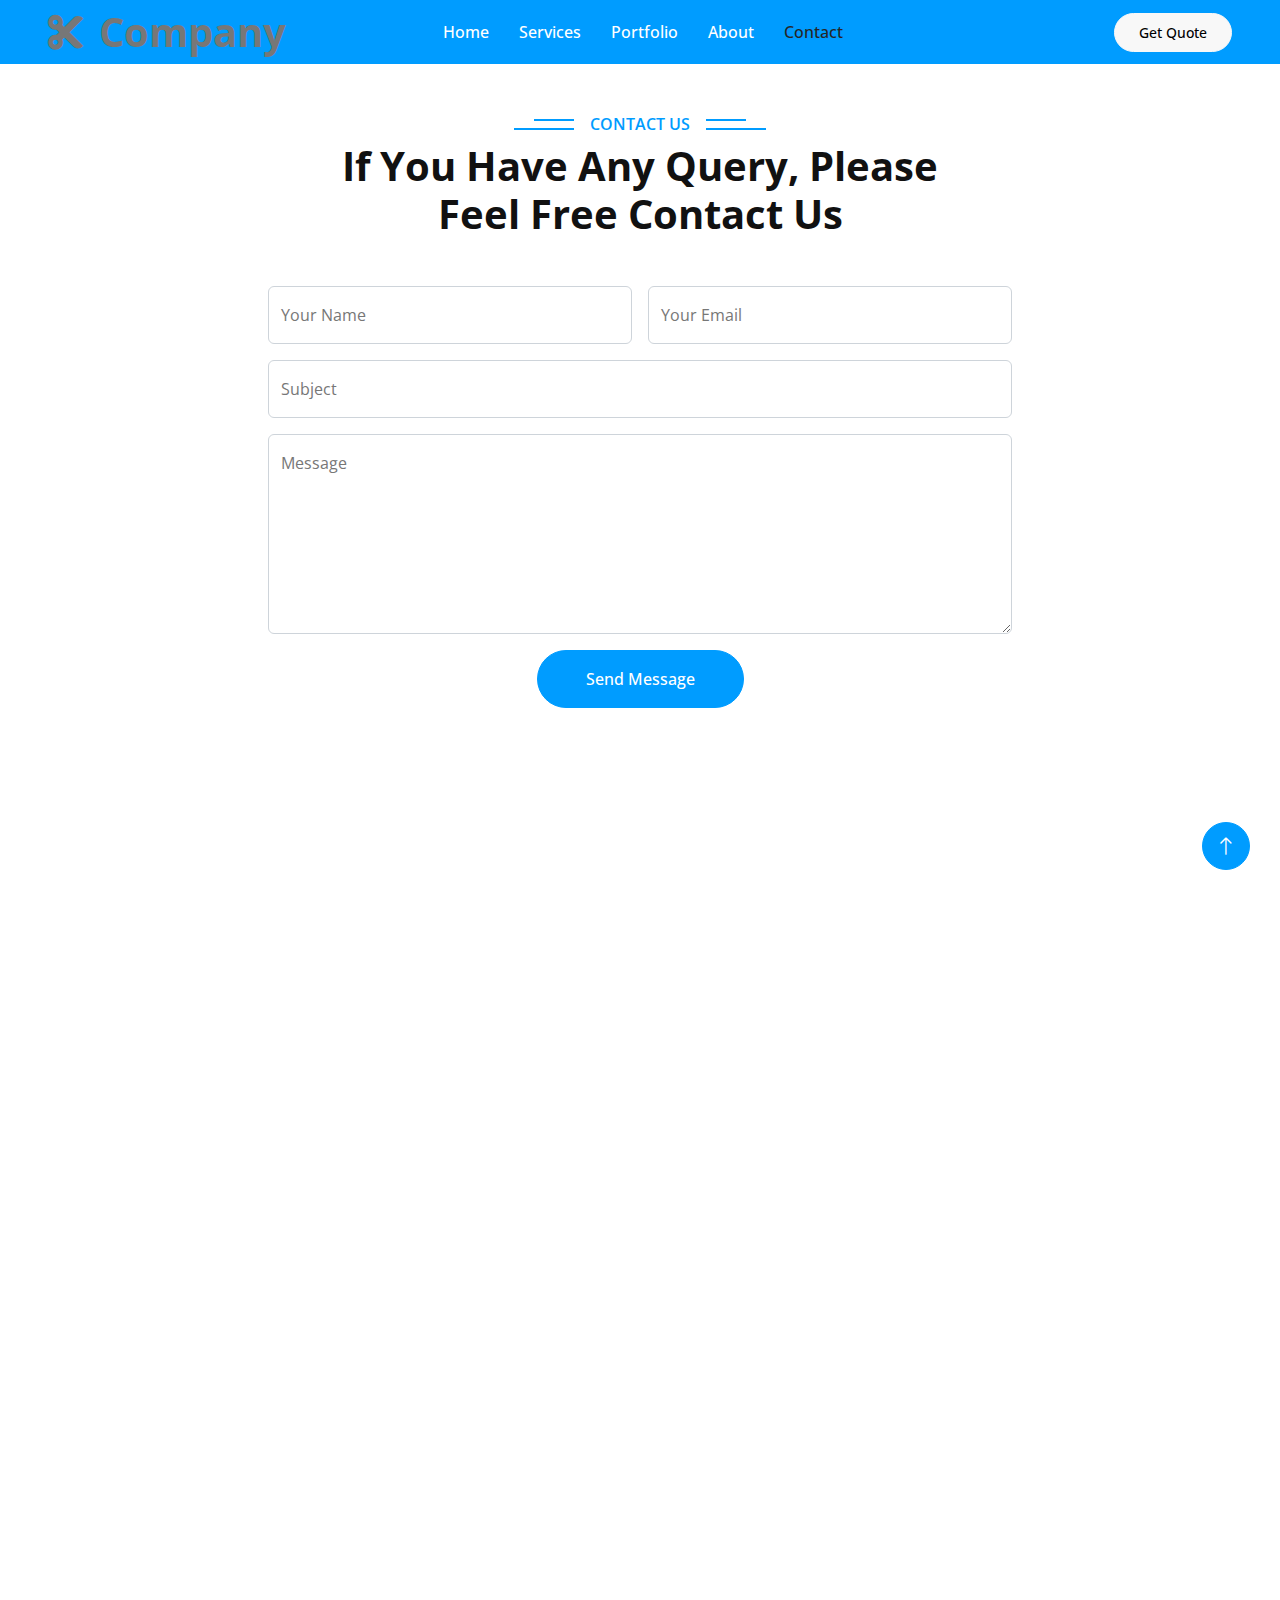
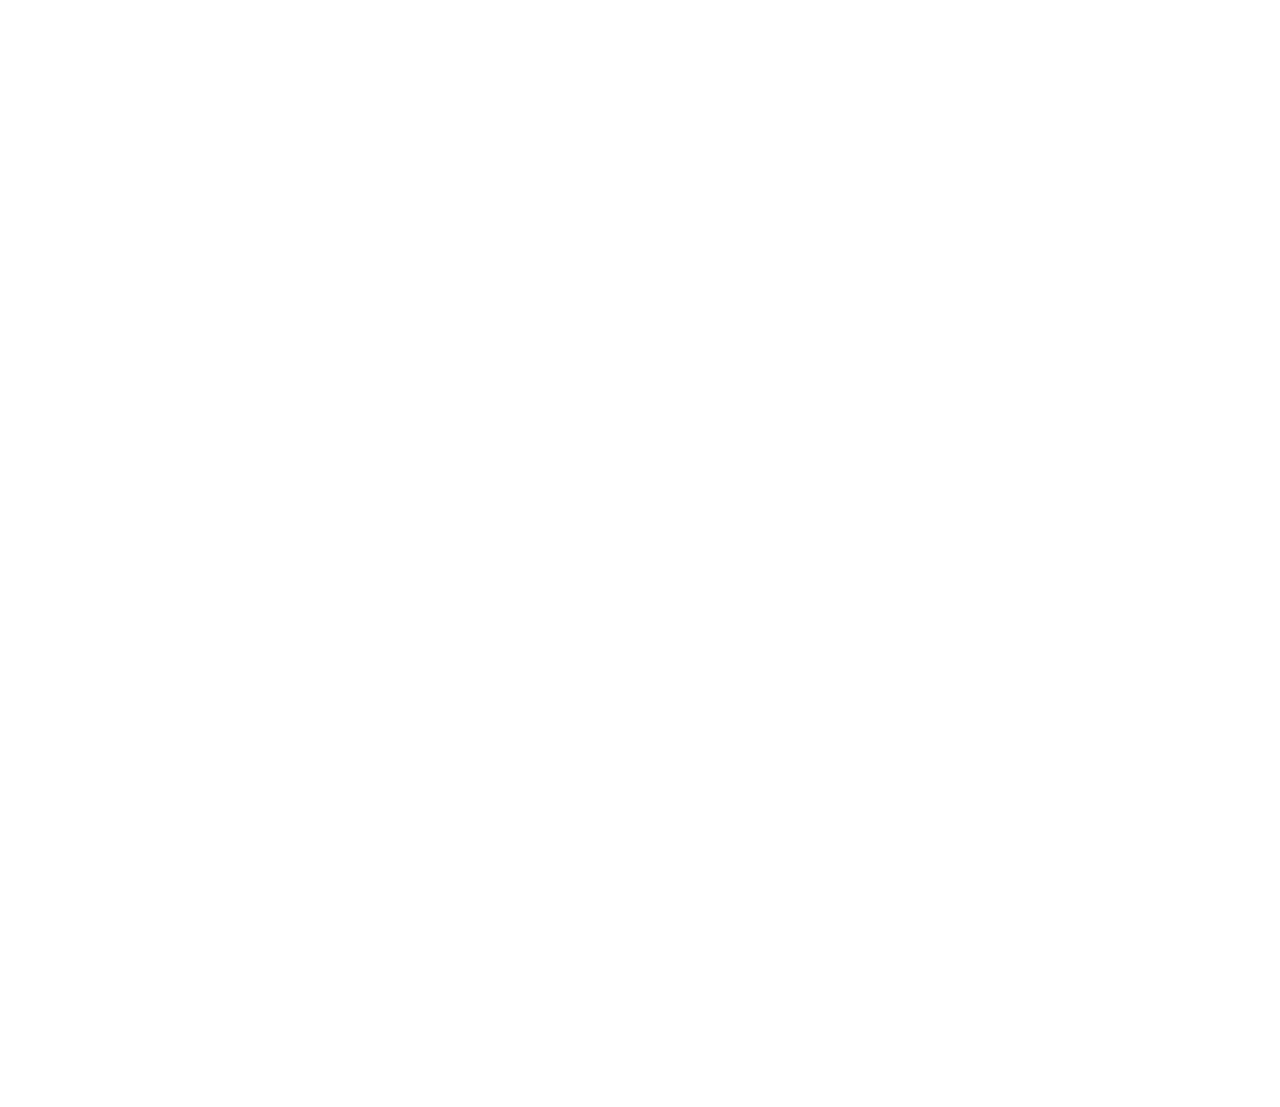
<file: contact.html>
<!DOCTYPE html>
<html lang="en">

<head>
    <meta charset="utf-8">
    <title>Editing Company</title>
    <meta content="width=device-width, initial-scale=1.0" name="viewport">
    <meta content="" name="keywords">
    <meta content="" name="description">

    <!-- Favicon -->
    <link href="img/favicon.ico" rel="icon">

    <!-- Google Web Fonts -->
    <link rel="preconnect" href="https://fonts.googleapis.com">
    <link rel="preconnect" href="https://fonts.gstatic.com" crossorigin>
    <link href="https://fonts.googleapis.com/css2?family=Open+Sans:wght@400;500;600;700&display=swap" rel="stylesheet">

    <!-- Icon Font Stylesheet -->
    <link href="https://cdnjs.cloudflare.com/ajax/libs/font-awesome/5.10.0/css/all.min.css" rel="stylesheet">
    <link href="https://cdn.jsdelivr.net/npm/bootstrap-icons@1.4.1/font/bootstrap-icons.css" rel="stylesheet">

    <!-- Libraries Stylesheet -->
    <link href="lib/animate/animate.min.css" rel="stylesheet">
    <link href="lib/owlcarousel/assets/owl.carousel.min.css" rel="stylesheet">
    <link href="lib/lightbox/css/lightbox.min.css" rel="stylesheet">

    <!-- Customized Bootstrap Stylesheet -->
    <link href="css/bootstrap.min.css" rel="stylesheet">

    <!-- Template Stylesheet -->
    <link href="css/style.css" rel="stylesheet">
</head>

<body>
    <!-- Spinner Start -->
    <div id="spinner" class="show bg-white position-fixed translate-middle w-100 vh-100 top-50 start-50 d-flex align-items-center justify-content-center">
        <div class="spinner-border position-relative text-primary" style="width: 6rem; height: 6rem;" role="status"></div>
        <i class="fa fa-laptop-code fa-2x text-primary position-absolute top-50 start-50 translate-middle"></i>
    </div>
    <!-- Spinner End -->






    <!-- Navbar Start -->
    <nav class="navbar navbar-expand-lg bg-primary navbar-dark sticky-top py-lg-0 px-lg-5 wow fadeIn" data-wow-delay="0.1s">
        <a href="#" class="navbar-brand ms-3 d-lg-none">MENU</a>
        <button type="button" class="navbar-toggler me-3" data-bs-toggle="collapse" data-bs-target="#navbarCollapse">
            <span class="navbar-toggler-icon"></span>
        </button>
        <div class="collapse navbar-collapse" id="navbarCollapse">
            <div class="col-lg-4 col-md-12 text-center text-lg-start">
                <a href="" class="navbar-brand m-0 p-0">
                    <h1 class="fw-bold text-secondary m-0"><i class="fa fa-cut me-3"></i>Company</h1>
                    <!-- <img src="img/a6.jpg" alt="Logo"> -->
                </a>
            </div>
            <div class="navbar-nav me-auto p-3 p-lg-0">
                <a href="index.html" class="nav-item nav-link ">Home</a>
                <a href="service.html" class="nav-item nav-link">Services</a>
                <a href="Portfolio.html" class="nav-item nav-link ">Portfolio</a>
                <a href="about.html" class="nav-item nav-link">About</a>
                <a href="contact.html" class="nav-item nav-link active">Contact </a>
               
                
            </div>
            <a href="#" class="btn btn-sm btn-light rounded-pill py-2 px-4 d-none d-lg-block">Get Quote</a>
        </div>
    </nav>
    <!-- Navbar End -->


    <!-- Contact Start -->
    <div class="container-xxl py-5">
        <div class="container">
            <div class="text-center mx-auto mb-5 wow fadeInUp" data-wow-delay="0.1s" style="max-width: 600px;">
                <h6 class="section-title bg-white text-center text-primary px-3">Contact Us</h6>
                <h1 class="display-6 mb-4">If You Have Any Query, Please Feel Free Contact Us</h1>
            </div>
            <div class="row g-0 justify-content-center">
                <div class="col-lg-8 wow fadeInUp" data-wow-delay="0.5s">
                    <!-- <p class="text-center mb-4">The contact form is currently inactive. Get a functional and working contact form with Ajax & PHP in a few minutes. Just copy and paste the files, add a little code and you're done. <a href="https://htmlcodex.com/contact-form">Download Now</a>.</p> -->
                    <form>
                        <div class="row g-3">
                            <div class="col-md-6">
                                <div class="form-floating">
                                    <input type="text" class="form-control" id="name" placeholder="Your Name">
                                    <label for="name">Your Name</label>
                                </div>
                            </div>
                            <div class="col-md-6">
                                <div class="form-floating">
                                    <input type="email" class="form-control" id="email" placeholder="Your Email">
                                    <label for="email">Your Email</label>
                                </div>
                            </div>
                            <div class="col-12">
                                <div class="form-floating">
                                    <input type="text" class="form-control" id="subject" placeholder="Subject">
                                    <label for="subject">Subject</label>
                                </div>
                            </div>
                            <div class="col-12">
                                <div class="form-floating">
                                    <textarea class="form-control" placeholder="Leave a message here" id="message" style="height: 200px"></textarea>
                                    <label for="message">Message</label>
                                </div>
                            </div>
                            <div class="col-12 text-center">
                                <button class="btn btn-primary rounded-pill py-3 px-5" type="submit">Send Message</button>
                            </div>
                        </div>
                    </form>
                </div>
            </div>
        </div>
    </div>
    <!-- Contact End -->


    <!-- Google Map Start -->
    <div class="container-xxl pt-5 px-0 wow fadeIn" data-wow-delay="0.1s">
        <iframe class="w-100 mb-n2" style="height: 450px;"
        src="https://www.google.com/maps/embed?pb=!1m18!1m12!1m3!1d2515417.853462474!2d77.05256474945227!3d10.79048331486151!2m3!1f0!2f0!3f0!3m2!1i1024!2i768!4f13.1!3m3!1m2!1s0x3b04d1c93e864c61%3A0x40f9c5444b5f82e!2sTamil%20Nadu%2C%20India!5e0!3m2!1sen!2sin!4v1699194381123!5m2!1sen!2sin" 
            frameborder="0" allowfullscreen="" aria-hidden="false" tabindex="0"></iframe>
    </div>
    <!-- Google Map End -->

     <!-- Facts Start -->
     <div class="container-xxl py-5">
        <div class="container">
            <div class="row g-4">
                <div class="text-center mx-auto  wow fadeInUp" data-wow-delay="0.1s" style="max-width: 1200px;">
                    <h6 class="section-title bg-white text-center text-primary px-3">Why Choose Us</h6>
                    
                </div>
                <div class="col-lg-3 col-md-6 wow fadeInUp" data-wow-delay="0.1s">
                    <div class="fact-item bg-light rounded text-center h-100 p-5">
                        <i class="fa fa-certificate fa-4x text-primary mb-4"></i>
                        <h5 class="mb-3">Years Experience</h5>
                        <h1 class="display-5 mb-0" data-toggle="counter-up">2</h1>
                    </div>
                </div>
                <div class="col-lg-3 col-md-6 wow fadeInUp" data-wow-delay="0.3s">
                    <div class="fact-item bg-light rounded text-center h-100 p-5">
                        <i class="fa fa-users-cog fa-4x text-primary mb-4"></i>
                        <h5 class="mb-3">Team Members</h5>
                        <h1 class="display-5 mb-0" data-toggle="counter-up">10</h1>
                    </div>
                </div>
                <div class="col-lg-3 col-md-6 wow fadeInUp" data-wow-delay="0.5s">
                    <div class="fact-item bg-light rounded text-center h-100 p-5">
                        <i class="fa fa-users fa-4x text-primary mb-4"></i>
                        <h5 class="mb-3">Satisfied Clients</h5>
                        <h1 class="display-5 mb-0" data-toggle="counter-up">54</h1>
                    </div>
                </div>
                <div class="col-lg-3 col-md-6 wow fadeInUp" data-wow-delay="0.7s">
                    <div class="fact-item bg-light rounded text-center h-100 p-5">
                        <i class="fa fa-check fa-4x text-primary mb-4"></i>
                        <h5 class="mb-3">Projects Done</h5>
                        <h1 class="display-5 mb-0" data-toggle="counter-up">114</h1>
                    </div>
                </div>
            </div>
        </div>
    </div>
    <!-- Facts End -->    


  <!-- Testimonial Start -->
  <div class="container-xxl py-5">
    <div class="container">
        <div class="text-center mx-auto mb-5 wow fadeInUp" data-wow-delay="0.1s" style="max-width: 600px;">
            <h6 class="section-title bg-white text-center text-primary px-3">Testimonial</h6>
            <h1 class="display-6 mb-4">What Our Clients Say!</h1>
        </div>
        <div class="owl-carousel testimonial-carousel wow fadeInUp" data-wow-delay="0.1s">
            <div class="testimonial-item bg-light rounded p-4">
                <div class="d-flex align-items-center mb-4">
                    <img class="flex-shrink-0 rounded-circle border p-1" src="img/Testimonial/J.jpg" alt="">
                    <div class="ms-4">
                        <h5 class="mb-1">John M
                        </h5>
                        <span>Marketing Specialist</span>
                    </div>
                </div>
                <p class="mb-0">Exceptional service! They elevated our brand with creative designs and effective social media strategies.</p>
            </div>
            <div class="testimonial-item bg-light rounded p-4">
                <div class="d-flex align-items-center mb-4">
                    <img class="flex-shrink-0 rounded-circle border p-1" src="img/Testimonial/S.jpg" alt="">
                    <div class="ms-4">
                        <h5 class="mb-1">Sara L
                        </h5>
                        <span>Content Creator</span>
                    </div>
                </div>
                <p class="mb-0">Highly professional team. My videos are polished, engaging, and perfectly aligned with my audience.</p>
            </div>
            <div class="testimonial-item bg-light rounded p-4">
                <div class="d-flex align-items-center mb-4">
                    <img class="flex-shrink-0 rounded-circle border p-1" src="img/Testimonial/A.jpg" alt="">
                    <div class="ms-4">
                        <h5 class="mb-1">Amit R
                        </h5>
                        <span>Business Owner</span>
                    </div>
                </div>
                <p class="mb-0">Outstanding work! They revamped our website, making it user-friendly and visually captivating. Highly recommended.</p>
            </div>
            <div class="testimonial-item bg-light rounded p-4">
                <div class="d-flex align-items-center mb-4">
                    <img class="flex-shrink-0 rounded-circle border p-1" src="img/Testimonial/E.jpg" alt="">
                    <div class="ms-4">
                        <h5 class="mb-1">Emily T
                        </h5>
                        <span>Influencer</span>
                    </div>
                </div>
                <p class="mb-0">Their video editing skills are incredible! My content has never looked this vibrant and professional.</p>
            </div>
            <div class="testimonial-item bg-light rounded p-4">
                <div class="d-flex align-items-center mb-4">
                    <img class="flex-shrink-0 rounded-circle border p-1" src="img/Testimonial/B.jpg" alt="">
                    <div class="ms-4">
                        <h5 class="mb-1">Ben S
                        </h5>
                        <span> Startup Founder</span>
                    </div>
                </div>
                <p class="mb-0">Our go-to digital agency. From branding to social management, they consistently deliver impressive results</p>
            </div>
        </div>
    </div>
</div>
<!-- Testimonial End -->


    <!-- Footer Start -->
    <div class="container-fluid bg-dark text-body footer mt-5 pt-5 wow fadeIn" data-wow-delay="0.1s">
        <div class="container py-5">
            <div class="row g-5">
                <div class="col-lg-3 col-md-6">
                    <h5 class="text-light mb-4">About Us</h5>
                    <p class="mb-2">Lorem ipsum dolor sit amet consectetur adipisicing elit.  Ut quia, molestiae quae nobis sequi ipsum ab dolorum ipsa quos nostrum eligendi.</p>
                    
                </div>
                <div class="col-lg-3 col-md-6">
                    <h5 class="text-light mb-4">Quick Links</h5>
                    <a class="btn btn-link" href="">About Us</a>
                    <a class="btn btn-link" href="">Contact Us</a>
                    <a class="btn btn-link" href="">Our Services</a>
                    <a class="btn btn-link" href="">Terms & Condition</a>
                    <a class="btn btn-link" href="">Support</a>
                </div>
                <div class="col-lg-3 col-md-6">
                    <h5 class="text-light mb-4">Our Services</h5>
                    <a class="btn btn-link" href="">Social Media Video edits</a>
                    <a class="btn btn-link" href="">Short form video edits                     </a>
                    <a class="btn btn-link" href="">Long form video edits                     </a>
                    <a class="btn btn-link" href="">Promotional Video Edits</a>
                    <a class="btn btn-link" href="">All Services</a>
                </div>
                <div class="col-lg-3 col-md-6">
                    <h5 class="text-light mb-4">Address</h5>
                    <p class="mb-2 "><i class="fa fa-map-marker-alt me-3"></i> Tamil Nadu</p>
                    <p class="mb-2"><i class="fa fa-phone-alt me-3"></i>+91 9344095727</p>
                    <p class="mb-2"><i class="fa fa-envelope me-3"></i>buildmyweb.info</p>
                    <div class="d-flex pt-2">
                        <a class="btn btn-square btn-outline-secondary rounded-circle me-1 " href=""><i class="fab fa-twitter"></i></a>
                        <a class="btn btn-square btn-outline-secondary rounded-circle me-1" href=""><i class="fab fa-facebook-f"></i></a>
                        <a class="btn btn-square btn-outline-secondary rounded-circle me-1" href=""><i class="fab fa-youtube"></i></a>
                        <a class="btn btn-square btn-outline-secondary rounded-circle me-0" href=""><i class="fab fa-linkedin-in"></i></a>
                    </div>
                </div>
            </div>
        </div>
        <div class="container-fluid copyright">
            <div class="container">
                <div class="row">
                    <div class="col-md-6 text-center text-md-start mb-3 mb-md-0">
                        &copy; <a href="#">Your Company Name</a>, All Right Reserved.
                    </div>
                    <div class="col-md-6 text-center text-md-end">
                        <!--/*** This template is free as long as you keep the footer author’s credit link/attribution link/backlink. If you'd like to use the template without the footer author’s credit link/attribution link/backlink, you can purchase the Credit Removal License from "https://htmlcodex.com/credit-removal". Thank you for your support. ***/-->
                        Designed By <a href="">BuildMyWeb</a>
                        <!-- <br>Distributed By: <a class="border-bottom" href="https://themewagon.com" target="_blank">ThemeWagon</a> -->
                    </div>
                </div>
            </div>
        </div>
    </div>
    <!-- Footer End -->

    <!-- Back to Top -->
    <a href="#" class="btn btn-lg btn-primary btn-lg-square rounded-circle back-to-top"><i class="bi bi-arrow-up"></i></a>


    <!-- JavaScript Libraries -->
    <script src="https://code.jquery.com/jquery-3.4.1.min.js"></script>
    <script src="https://cdn.jsdelivr.net/npm/bootstrap@5.0.0/dist/js/bootstrap.bundle.min.js"></script>
    <script src="lib/wow/wow.min.js"></script>
    <script src="lib/easing/easing.min.js"></script>
    <script src="lib/waypoints/waypoints.min.js"></script>
    <script src="lib/counterup/counterup.min.js"></script>
    <script src="lib/owlcarousel/owl.carousel.min.js"></script>
    <script src="lib/lightbox/js/lightbox.min.js"></script>

    <!-- Template Javascript -->
    <script src="js/main.js"></script>
</body>

</html>
</file>
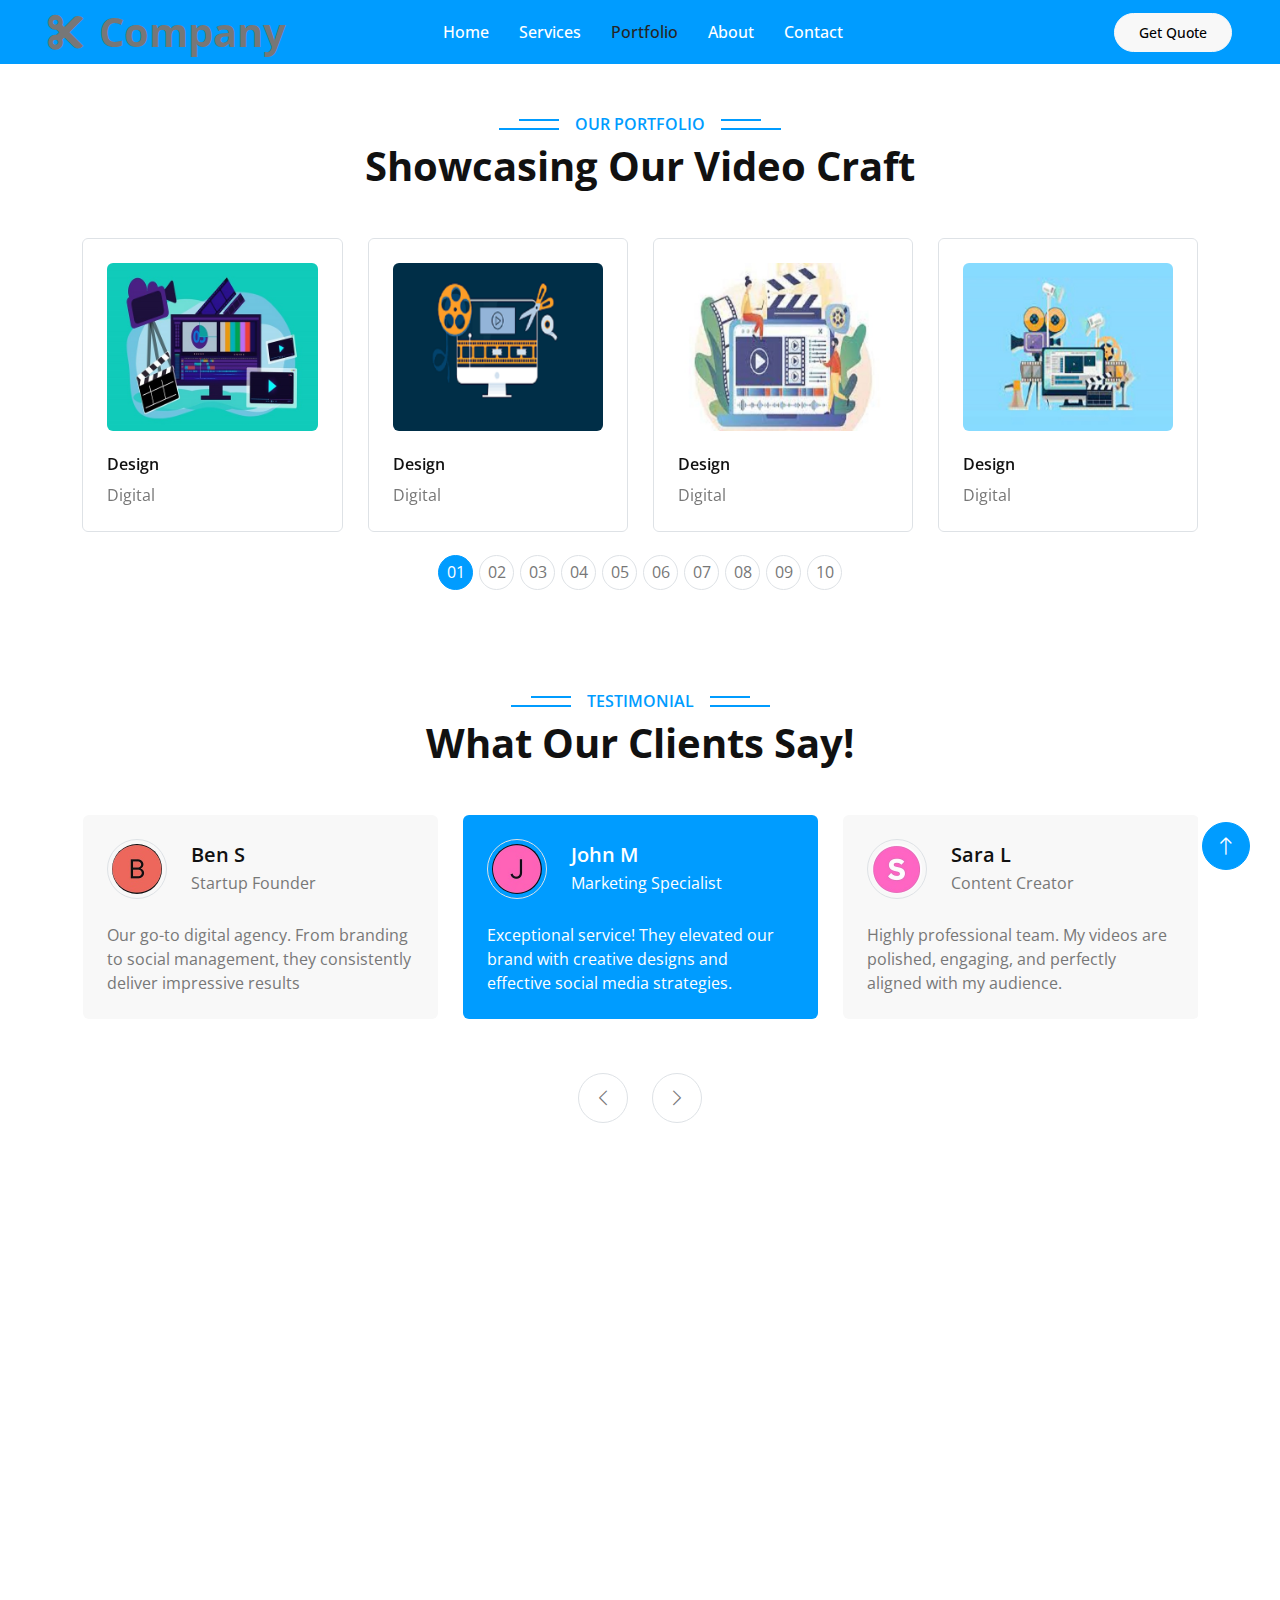
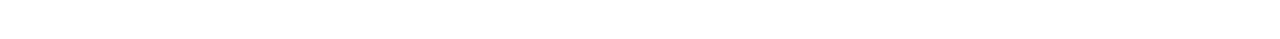
<file: Portfolio.html>
<!DOCTYPE html>
<html lang="en">

<head>
    <meta charset="utf-8">
    <title>Editing Company</title>
    <meta content="width=device-width, initial-scale=1.0" name="viewport">
    <meta content="" name="keywords">
    <meta content="" name="description">

    <!-- Favicon -->
    <link href="img/favicon.ico" rel="icon">

    <!-- Google Web Fonts -->
    <link rel="preconnect" href="https://fonts.googleapis.com">
    <link rel="preconnect" href="https://fonts.gstatic.com" crossorigin>
    <link href="https://fonts.googleapis.com/css2?family=Open+Sans:wght@400;500;600;700&display=swap" rel="stylesheet">

    <!-- Icon Font Stylesheet -->
    <link href="https://cdnjs.cloudflare.com/ajax/libs/font-awesome/5.10.0/css/all.min.css" rel="stylesheet">
    <link href="https://cdn.jsdelivr.net/npm/bootstrap-icons@1.4.1/font/bootstrap-icons.css" rel="stylesheet">

    <!-- Libraries Stylesheet -->
    <link href="lib/animate/animate.min.css" rel="stylesheet">
    <link href="lib/owlcarousel/assets/owl.carousel.min.css" rel="stylesheet">
    <link href="lib/lightbox/css/lightbox.min.css" rel="stylesheet">

    <!-- Customized Bootstrap Stylesheet -->
    <link href="css/bootstrap.min.css" rel="stylesheet">

    <!-- Template Stylesheet -->
    <link href="css/style.css" rel="stylesheet">
</head>

<body>
    <!-- Spinner Start -->
    <div id="spinner" class="show bg-white position-fixed translate-middle w-100 vh-100 top-50 start-50 d-flex align-items-center justify-content-center">
        <div class="spinner-border position-relative text-primary" style="width: 6rem; height: 6rem;" role="status"></div>
        <i class="fa fa-laptop-code fa-2x text-primary position-absolute top-50 start-50 translate-middle"></i>
    </div>
    <!-- Spinner End -->



    <!-- Navbar Start -->
    <nav class="navbar navbar-expand-lg bg-primary navbar-dark sticky-top py-lg-0 px-lg-5 wow fadeIn" data-wow-delay="0.1s">
        <a href="#" class="navbar-brand ms-3 d-lg-none">MENU</a>
        <button type="button" class="navbar-toggler me-3" data-bs-toggle="collapse" data-bs-target="#navbarCollapse">
            <span class="navbar-toggler-icon"></span>
        </button>
        <div class="collapse navbar-collapse" id="navbarCollapse">
            <div class="col-lg-4 col-md-12 text-center text-lg-start">
                <a href="" class="navbar-brand m-0 p-0">
                    <h1 class="fw-bold text-secondary m-0"><i class="fa fa-cut me-3"></i>Company</h1>
                    <!-- <img src="img/a6.jpg" alt="Logo"> -->
                </a>
            </div>
            <div class="navbar-nav me-auto p-3 p-lg-0">
                <a href="index.html" class="nav-item nav-link ">Home</a>
                <a href="service.html" class="nav-item nav-link">Services</a>
                <a href="Portfolio.html" class="nav-item nav-link active">Portfolio</a>
                <a href="about.html" class="nav-item nav-link">About</a>
                <a href="contact.html" class="nav-item nav-link">Contact </a>
                
                
            </div>
            <a href="#" class="btn btn-sm btn-light rounded-pill py-2 px-4 d-none d-lg-block">Get Quote</a>
        </div>
    </nav>
    <!-- Navbar End -->





    <!-- Project Start -->
    <div class="container-xxl py-5">
        <div class="container">
            <div class="text-center mx-auto mb-5 wow fadeInUp" data-wow-delay="0.1s" style="max-width: 600px;">
                <h6 class="section-title bg-white text-center text-primary px-3">Our Portfolio</h6>
                <h1 class="display-6 mb-4">Showcasing Our Video Craft</h1>
            </div>
            <div class="owl-carousel project-carousel wow fadeInUp" data-wow-delay="0.1s">
        
                <div class="project-item border rounded h-100 p-4" data-dot="01">
                    <div class="position-relative mb-4">
                        <!-- Image with Map -->
                        <img src="img/service/1.jpeg" alt="Clickable image with video link" class="img-fluid rounded">
                
                        <!-- Eye Icon - hidden initially, shown on hover -->
                        <a href="javascript:void(0);" class="eye-icon" onclick="showVideoModal()">
                            <i class="fa fa-eye fa-2x"></i>
                        </a>
                
                        <!-- Map - Not visible but kept for clickable areas -->
                        <map name="videoMap">
                            <area shape="rect" coords="10,10,500,400" alt="service" href="img/Video/Banks_ Money.mp4" target="_blank">
                        </map>
                    </div>
                    <h6>Design</h6>
                    <span>Digital </span>
                </div>
                <div class="project-item border rounded h-100 p-4" data-dot="02">
                    <div class="position-relative mb-4">
                        <!-- Image with Map -->
                        <img src="img/service/5.png" alt="Clickable image with video link" class="img-fluid rounded">
                
                        <!-- Eye Icon - hidden initially, shown on hover -->
                        <a href="javascript:void(0);" class="eye-icon" onclick="showVideoModal()">
                            <i class="fa fa-eye fa-2x"></i>
                        </a>
                
                        <!-- Map - Not visible but kept for clickable areas -->
                        <map name="videoMap">
                            <area shape="rect" coords="10,10,500,400" alt="service" href="img/Video/Banks_ Money.mp4" target="_blank">
                        </map>
                    </div>
                    <h6>Design</h6>
                    <span>Digital </span>
                </div>
                <div class="project-item border rounded h-100 p-4" data-dot="03">
                    <div class="position-relative mb-4">
                        <!-- Image with Map -->
                        <img src="img/service/4.jpeg" alt="Clickable image with video link" class="img-fluid rounded">
                
                        <!-- Eye Icon - hidden initially, shown on hover -->
                        <a href="javascript:void(0);" class="eye-icon" onclick="showVideoModal()">
                            <i class="fa fa-eye fa-2x"></i>
                        </a>
                
                        <!-- Map - Not visible but kept for clickable areas -->
                        <map name="videoMap">
                            <area shape="rect" coords="10,10,500,400" alt="service" href="img/Video/Banks_ Money.mp4" target="_blank">
                        </map>
                    </div>
                    <h6>Design</h6>
                    <span>Digital </span>
                </div>
                
                <div class="project-item border rounded h-100 p-4" data-dot="04">
                    <div class="position-relative mb-4">
                        <!-- Image with Map -->
                        <img src="img/service/3.jpeg" alt="Clickable image with video link" class="img-fluid rounded">
                
                        <!-- Eye Icon - hidden initially, shown on hover -->
                        <a href="javascript:void(0);" class="eye-icon" onclick="showVideoModal()">
                            <i class="fa fa-eye fa-2x"></i>
                        </a>
                
                        <!-- Map - Not visible but kept for clickable areas -->
                        <map name="videoMap">
                            <area shape="rect" coords="10,10,500,400" alt="service" href="img/Video/Banks_ Money.mp4" target="_blank">
                        </map>
                    </div>
                    <h6>Design</h6>
                    <span>Digital </span>
                </div>
                <div class="project-item border rounded h-100 p-4" data-dot="05">
                    <div class="position-relative mb-4">
                        <!-- Image with Map -->
                        <img src="img/service/6.jpeg" alt="Clickable image with video link" class="img-fluid rounded">
                
                        <!-- Eye Icon - hidden initially, shown on hover -->
                        <a href="javascript:void(0);" class="eye-icon" onclick="showVideoModal()">
                            <i class="fa fa-eye fa-2x"></i>
                        </a>
                
                        <!-- Map - Not visible but kept for clickable areas -->
                        <map name="videoMap">
                            <area shape="rect" coords="10,10,500,400" alt="service" href="img/Video/Banks_ Money.mp4" target="_blank">
                        </map>
                    </div>
                    <h6>Design</h6>
                    <span>Digital </span>
                </div>
                <div class="project-item border rounded h-100 p-4" data-dot="06">
                    <div class="position-relative mb-4">
                        <!-- Image with Map -->
                        <img src="img/service/7.jpg" alt="Clickable image with video link" class="img-fluid rounded">
                
                        <!-- Eye Icon - hidden initially, shown on hover -->
                        <a href="javascript:void(0);" class="eye-icon" onclick="showVideoModal()">
                            <i class="fa fa-eye fa-2x"></i>
                        </a>
                
                        <!-- Map - Not visible but kept for clickable areas -->
                        <map name="videoMap">
                            <area shape="rect" coords="10,10,500,400" alt="service" href="img/Video/Banks_ Money.mp4" target="_blank">
                        </map>
                    </div>
                    <h6>Design</h6>
                    <span>Digital </span>
                </div>
                <div class="project-item border rounded h-100 p-4" data-dot="07">
                    <div class="position-relative mb-4">
                        <!-- Image with Map -->
                        <img src="img/service/9.jpeg" alt="Clickable image with video link" class="img-fluid rounded">
                
                        <!-- Eye Icon - hidden initially, shown on hover -->
                        <a href="javascript:void(0);" class="eye-icon" onclick="showVideoModal()">
                            <i class="fa fa-eye fa-2x"></i>
                        </a>
                
                        <!-- Map - Not visible but kept for clickable areas -->
                        <map name="videoMap">
                            <area shape="rect" coords="10,10,500,400" alt="service" href="img/Video/Banks_ Money.mp4" target="_blank">
                        </map>
                    </div>
                    <h6>Design</h6>
                    <span>Digital </span>
                </div>
                <div class="project-item border rounded h-100 p-4" data-dot="08">
                    <div class="position-relative mb-4">
                        <!-- Image with Map -->
                        <img src="img/service/10.jpeg" alt="Clickable image with video link" class="img-fluid rounded">
                
                        <!-- Eye Icon - hidden initially, shown on hover -->
                        <a href="javascript:void(0);" class="eye-icon" onclick="showVideoModal()">
                            <i class="fa fa-eye fa-2x"></i>
                        </a>
                
                        <!-- Map - Not visible but kept for clickable areas -->
                        <map name="videoMap">
                            <area shape="rect" coords="10,10,500,400" alt="service" href="img/Video/Banks_ Money.mp4" target="_blank">
                        </map>
                    </div>
                    <h6>Design</h6>
                    <span>Digital </span>
                </div>
                <div class="project-item border rounded h-100 p-4" data-dot="09">
                    <div class="position-relative mb-4">
                        <!-- Image with Map -->
                        <img src="img/service/5.png" alt="Clickable image with video link" class="img-fluid rounded">
                
                        <!-- Eye Icon - hidden initially, shown on hover -->
                        <a href="javascript:void(0);" class="eye-icon" onclick="showVideoModal()">
                            <i class="fa fa-eye fa-2x"></i>
                        </a>
                
                        <!-- Map - Not visible but kept for clickable areas -->
                        <map name="videoMap">
                            <area shape="rect" coords="10,10,500,400" alt="service" href="img/Video/Banks_ Money.mp4" target="_blank">
                        </map>
                    </div>
                    <h6>Design</h6>
                    <span>Digital </span>
                </div>
                <div class="project-item border rounded h-100 p-4" data-dot="10">
                    <div class="position-relative mb-4">
                        <!-- Image with Map -->
                        <img src="img/service/7.jpg" alt="Clickable image with video link" class="img-fluid rounded">
                
                        <!-- Eye Icon - hidden initially, shown on hover -->
                        <a href="javascript:void(0);" class="eye-icon" onclick="showVideoModal()">
                            <i class="fa fa-eye fa-2x"></i>
                        </a>
                
                        <!-- Map - Not visible but kept for clickable areas -->
                        <map name="videoMap">
                            <area shape="rect" coords="10,10,900,400" alt="service" href="img/Video/Banks_ Money.mp4" target="_blank">
                        </map>
                    </div>
                    <h6>Design</h6>
                    <span>Digital </span>
                </div>
                
            </div>
        </div>
    </div>
 


    <style>
        /* Eye Icon Styling */
        .eye-icon {
            position: absolute;
            top: 50%;
            left: 50%;
            transform: translate(-50%, -50%);
            color: white;
            font-size: 2em;
            display: none;
            cursor: pointer;
            background-color: rgba(0, 0, 0, 0.5);
            padding: 50px 70px;
        }
    
        /* Show eye icon on hover */
        .position-relative:hover .eye-icon {
            display: block;
        }
    
        /* Modal Background */
        .video-modal {
            display: none;
            position: fixed;
            z-index: 1000;
            left: 0;
            top: 0;
            width: 100%;
            height: 100%;
            background-color: rgba(0, 0, 0, 0.8);
        }
    
        /* Modal Content */
        .video-modal-content {
            position: relative;
            margin: 5% auto;
            padding: 20px;
            width: 80%;
            max-width: 700px;
            background: #fff;
            border-radius: 8px;
        }
    
        /* Close Button */
        .video-close {
            position: absolute;
            top: 10px;
            right: 25px;
            color: black;
            font-size: 30px;
            cursor: pointer;
        }
    </style>
    <!-- Project End -->
   



    <!-- Testimonial Start -->
    <div class="container-xxl py-5">
        <div class="container">
            <div class="text-center mx-auto mb-5 wow fadeInUp" data-wow-delay="0.1s" style="max-width: 600px;">
                <h6 class="section-title bg-white text-center text-primary px-3">Testimonial</h6>
                <h1 class="display-6 mb-4">What Our Clients Say!</h1>
            </div>
            <div class="owl-carousel testimonial-carousel wow fadeInUp" data-wow-delay="0.1s">
                <div class="testimonial-item bg-light rounded p-4">
                    <div class="d-flex align-items-center mb-4">
                        <img class="flex-shrink-0 rounded-circle border p-1" src="img/Testimonial/J.jpg" alt="">
                        <div class="ms-4">
                            <h5 class="mb-1">John M
                            </h5>
                            <span>Marketing Specialist</span>
                        </div>
                    </div>
                    <p class="mb-0">Exceptional service! They elevated our brand with creative designs and effective social media strategies.</p>
                </div>
                <div class="testimonial-item bg-light rounded p-4">
                    <div class="d-flex align-items-center mb-4">
                        <img class="flex-shrink-0 rounded-circle border p-1" src="img/Testimonial/S.jpg" alt="">
                        <div class="ms-4">
                            <h5 class="mb-1">Sara L
                            </h5>
                            <span>Content Creator</span>
                        </div>
                    </div>
                    <p class="mb-0">Highly professional team. My videos are polished, engaging, and perfectly aligned with my audience.</p>
                </div>
                <div class="testimonial-item bg-light rounded p-4">
                    <div class="d-flex align-items-center mb-4">
                        <img class="flex-shrink-0 rounded-circle border p-1" src="img/Testimonial/A.jpg" alt="">
                        <div class="ms-4">
                            <h5 class="mb-1">Amit R
                            </h5>
                            <span>Business Owner</span>
                        </div>
                    </div>
                    <p class="mb-0">Outstanding work! They revamped our website, making it user-friendly and visually captivating. Highly recommended.</p>
                </div>
                <div class="testimonial-item bg-light rounded p-4">
                    <div class="d-flex align-items-center mb-4">
                        <img class="flex-shrink-0 rounded-circle border p-1" src="img/Testimonial/E.jpg" alt="">
                        <div class="ms-4">
                            <h5 class="mb-1">Emily T
                            </h5>
                            <span>Influencer</span>
                        </div>
                    </div>
                    <p class="mb-0">Their video editing skills are incredible! My content has never looked this vibrant and professional.</p>
                </div>
                <div class="testimonial-item bg-light rounded p-4">
                    <div class="d-flex align-items-center mb-4">
                        <img class="flex-shrink-0 rounded-circle border p-1" src="img/Testimonial/B.jpg" alt="">
                        <div class="ms-4">
                            <h5 class="mb-1">Ben S
                            </h5>
                            <span> Startup Founder</span>
                        </div>
                    </div>
                    <p class="mb-0">Our go-to digital agency. From branding to social management, they consistently deliver impressive results</p>
                </div>
            </div>
        </div>
    </div>
    <!-- Testimonial End -->
    <!-- Footer Start -->
    <div class="container-fluid bg-dark text-body footer mt-5 pt-5 wow fadeIn" data-wow-delay="0.1s">
        <div class="container py-5">
            <div class="row g-5">
                <div class="col-lg-3 col-md-6">
                    <h5 class="text-light mb-4">About Us</h5>
                    <p class="mb-2">Lorem ipsum dolor sit amet consectetur adipisicing elit.  Ut quia, molestiae quae nobis sequi ipsum ab dolorum ipsa quos nostrum eligendi.</p>
                    
                </div>
                <div class="col-lg-3 col-md-6">
                    <h5 class="text-light mb-4">Quick Links</h5>
                    <a class="btn btn-link" href="">About Us</a>
                    <a class="btn btn-link" href="">Contact Us</a>
                    <a class="btn btn-link" href="">Our Services</a>
                    <a class="btn btn-link" href="">Terms & Condition</a>
                    <a class="btn btn-link" href="">Support</a>
                </div>
                <div class="col-lg-3 col-md-6">
                    <h5 class="text-light mb-4">Our Services</h5>
                    <a class="btn btn-link" href="">Social Media Video edits</a>
                    <a class="btn btn-link" href="">Short form video edits                     </a>
                    <a class="btn btn-link" href="">Long form video edits                     </a>
                    <a class="btn btn-link" href="">Promotional Video Edits</a>
                    <a class="btn btn-link" href="">All Services</a>
                </div>
                <div class="col-lg-3 col-md-6">
                    <h5 class="text-light mb-4">Address</h5>
                    <p class="mb-2 "><i class="fa fa-map-marker-alt me-3"></i>Tamil Nadu</p>
                    <p class="mb-2"><i class="fa fa-phone-alt me-3"></i>+91 9344095727</p>
                    <p class="mb-2"><i class="fa fa-envelope me-3"></i>buildmyweb.info</p>
                    <div class="d-flex pt-2">
                        <a class="btn btn-square btn-outline-secondary rounded-circle me-1 " href=""><i class="fab fa-twitter"></i></a>
                        <a class="btn btn-square btn-outline-secondary rounded-circle me-1" href=""><i class="fab fa-facebook-f"></i></a>
                        <a class="btn btn-square btn-outline-secondary rounded-circle me-1" href=""><i class="fab fa-youtube"></i></a>
                        <a class="btn btn-square btn-outline-secondary rounded-circle me-0" href=""><i class="fab fa-linkedin-in"></i></a>
                    </div>
                </div>
            </div>
        </div>
        <div class="container-fluid copyright">
            <div class="container">
                <div class="row">
                    <div class="col-md-6 text-center text-md-start mb-3 mb-md-0">
                        &copy; <a href="#">Your Company Name</a>, All Right Reserved.
                    </div>
                    <div class="col-md-6 text-center text-md-end">
                        <!--/*** This template is free as long as you keep the footer author’s credit link/attribution link/backlink. If you'd like to use the template without the footer author’s credit link/attribution link/backlink, you can purchase the Credit Removal License from "https://htmlcodex.com/credit-removal". Thank you for your support. ***/-->
                        Designed By <a href="">BuildMyWeb</a>
                        <!-- <br>Distributed By: <a class="border-bottom" href="https://themewagon.com" target="_blank">ThemeWagon</a> -->
                    </div>
                </div>
            </div>
        </div>
    </div>
    <!-- Footer End -->



    <!-- Back to Top -->
    <a href="#" class="btn btn-lg btn-primary btn-lg-square rounded-circle back-to-top"><i class="bi bi-arrow-up"></i></a>


    <!-- JavaScript Libraries -->
    <script src="https://code.jquery.com/jquery-3.4.1.min.js"></script>
    <script src="https://cdn.jsdelivr.net/npm/bootstrap@5.0.0/dist/js/bootstrap.bundle.min.js"></script>
    <script src="lib/wow/wow.min.js"></script>
    <script src="lib/easing/easing.min.js"></script>
    <script src="lib/waypoints/waypoints.min.js"></script>
    <script src="lib/counterup/counterup.min.js"></script>
    <script src="lib/owlcarousel/owl.carousel.min.js"></script>
    <script src="lib/lightbox/js/lightbox.min.js"></script>

    <!-- Template Javascript -->
    <script src="js/main.js"></script>
</body>

</html>
</file>
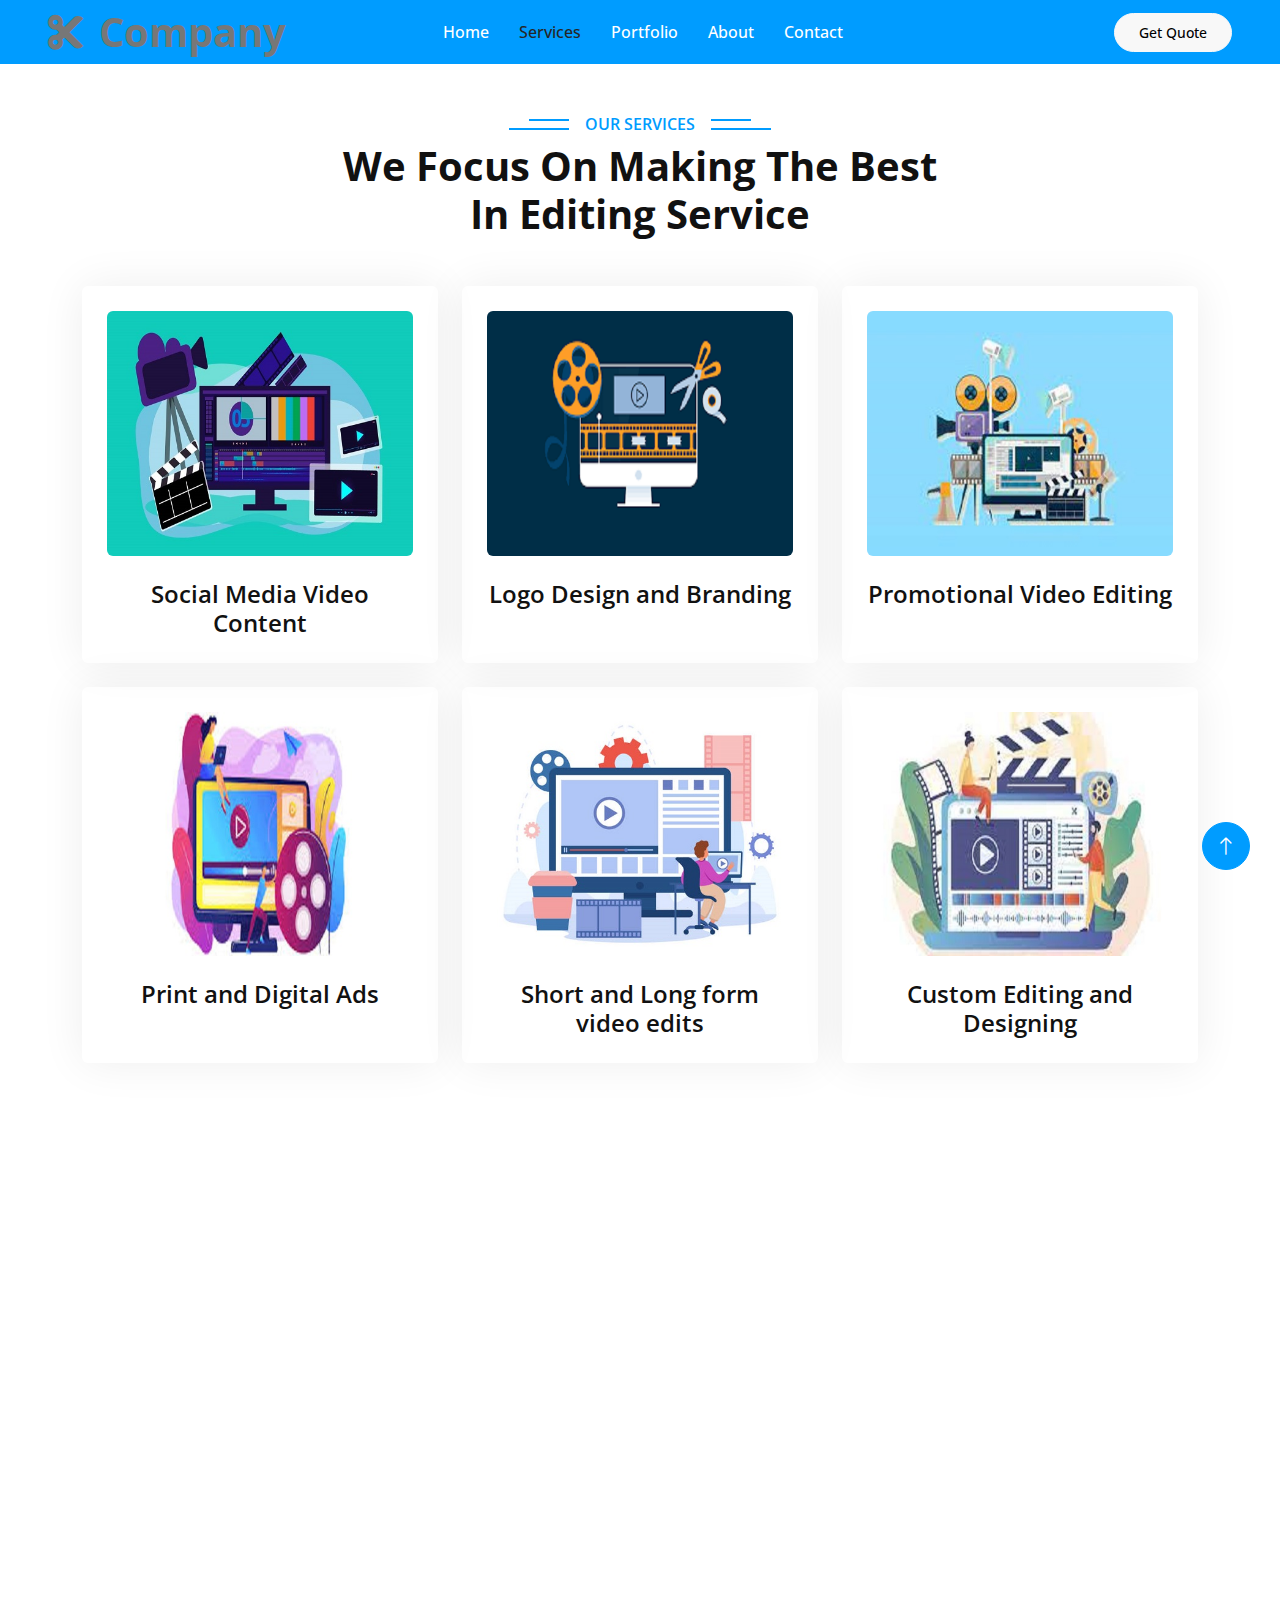
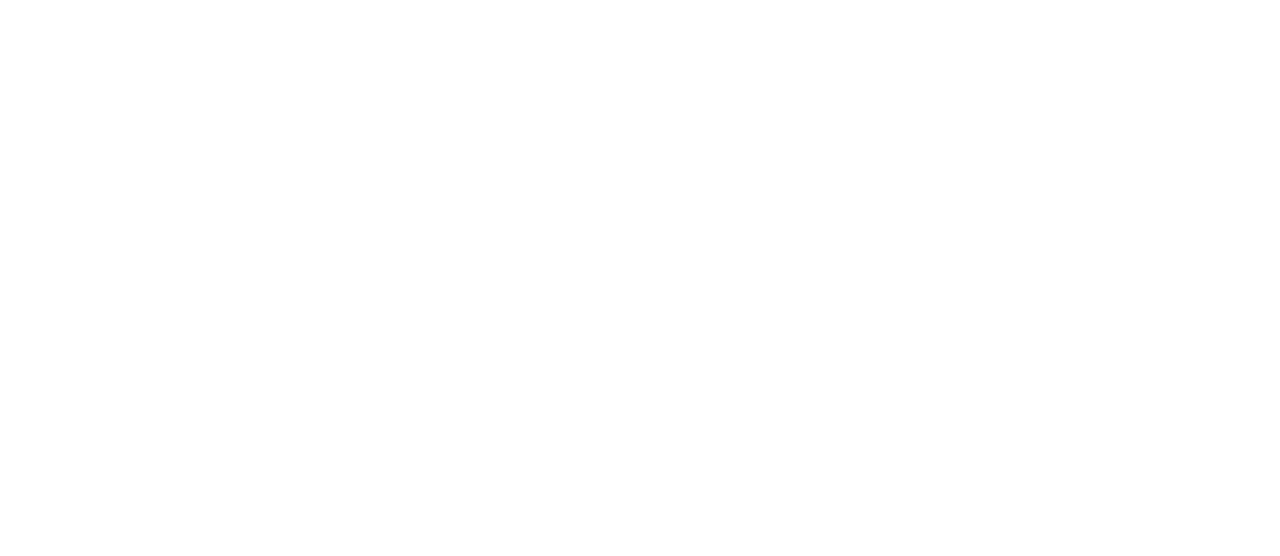
<file: service.html>
<!DOCTYPE html>
<html lang="en">

<head>
    <meta charset="utf-8">
    <title>Editing Company</title>
    <meta content="width=device-width, initial-scale=1.0" name="viewport">
    <meta content="" name="keywords">
    <meta content="" name="description">

    <!-- Favicon -->
    <link href="img/favicon.ico" rel="icon">

    <!-- Google Web Fonts -->
    <link rel="preconnect" href="https://fonts.googleapis.com">
    <link rel="preconnect" href="https://fonts.gstatic.com" crossorigin>
    <link href="https://fonts.googleapis.com/css2?family=Open+Sans:wght@400;500;600;700&display=swap" rel="stylesheet">

    <!-- Icon Font Stylesheet -->
    <link href="https://cdnjs.cloudflare.com/ajax/libs/font-awesome/5.10.0/css/all.min.css" rel="stylesheet">
    <link href="https://cdn.jsdelivr.net/npm/bootstrap-icons@1.4.1/font/bootstrap-icons.css" rel="stylesheet">

    <!-- Libraries Stylesheet -->
    <link href="lib/animate/animate.min.css" rel="stylesheet">
    <link href="lib/owlcarousel/assets/owl.carousel.min.css" rel="stylesheet">
    <link href="lib/lightbox/css/lightbox.min.css" rel="stylesheet">

    <!-- Customized Bootstrap Stylesheet -->
    <link href="css/bootstrap.min.css" rel="stylesheet">

    <!-- Template Stylesheet -->
    <link href="css/style.css" rel="stylesheet">
</head>

<body>
    <!-- Spinner Start -->
    <div id="spinner" class="show bg-white position-fixed translate-middle w-100 vh-100 top-50 start-50 d-flex align-items-center justify-content-center">
        <div class="spinner-border position-relative text-primary" style="width: 6rem; height: 6rem;" role="status"></div>
        <i class="fa fa-laptop-code fa-2x text-primary position-absolute top-50 start-50 translate-middle"></i>
    </div>
    <!-- Spinner End -->





    <!-- Navbar Start -->
    <nav class="navbar navbar-expand-lg bg-primary navbar-dark sticky-top py-lg-0 px-lg-5 wow fadeIn" data-wow-delay="0.1s">
        <a href="#" class="navbar-brand ms-3 d-lg-none">MENU</a>
        <button type="button" class="navbar-toggler me-3" data-bs-toggle="collapse" data-bs-target="#navbarCollapse">
            <span class="navbar-toggler-icon"></span>
        </button>
        <div class="collapse navbar-collapse" id="navbarCollapse">
            <div class="col-lg-4 col-md-12 text-center text-lg-start">
                <a href="" class="navbar-brand m-0 p-0">
                    <h1 class="fw-bold text-secondary m-0"><i class="fa fa-cut me-3"></i>Company</h1>
                    <!-- <img src="img/a6.jpg" alt="Logo"> -->
                </a>
            </div>
            <div class="navbar-nav me-auto p-3 p-lg-0">
                <a href="index.html" class="nav-item nav-link ">Home</a>
                <a href="service.html" class="nav-item nav-link active">Services</a>
                <a href="Portfolio.html" class="nav-item nav-link">Portfolio</a>
                <a href="about.html" class="nav-item nav-link">About</a>
                <a href="contact.html" class="nav-item nav-link">Contact </a>
                
                
            </div>
            <a href="#" class="btn btn-sm btn-light rounded-pill py-2 px-4 d-none d-lg-block">Get Quote</a>
        </div>
    </nav>
    <!-- Navbar End -->



    


  


    <!-- Service Start -->
    <div class="container-xxl py-5">
        <div class="container">
            <div class="text-center mx-auto mb-5 wow fadeInUp" data-wow-delay="0.1s" style="max-width: 600px;">
                <h6 class="section-title bg-white text-center text-primary px-3">Our Services</h6>
                <h1 class="display-6 mb-4">We Focus On Making The Best In Editing Service</h1>
            </div>
            <div class="row g-4">
                <div class="col-lg-4 col-md-6 wow fadeInUp" data-wow-delay="0.1s">
                    <a class="service-item d-block rounded text-center h-100 p-4" href="">
                        <img class="img-fluid rounded mb-4" src="img/service_img/1.jpeg" alt="">
                        <h4 class="mb-0">Social Media Video Content</h4>
                    </a>
                </div>
                <div class="col-lg-4 col-md-6 wow fadeInUp" data-wow-delay="0.3s">
                    <a class="service-item d-block rounded text-center h-100 p-4" href="">
                        <img class="img-fluid rounded mb-4" src="img/service_img/5.png" alt="">
                        <h4 class="mb-0">Logo Design and Branding</h4>
                    </a>
                </div>
                <div class="col-lg-4 col-md-6 wow fadeInUp" data-wow-delay="0.5s">
                    <a class="service-item d-block rounded text-center h-100 p-4" href="">
                        <img class="img-fluid rounded mb-4" src="img/service_img/3.jpeg" alt="">
                        <h4 class="mb-0">Promotional Video Editing</h4>
                    </a>
                </div>
                <div class="col-lg-4 col-md-6 wow fadeInUp" data-wow-delay="0.1s">
                    <a class="service-item d-block rounded text-center h-100 p-4" href="">
                        <img class="img-fluid rounded mb-4" src="img/service/6.jpeg" alt="">
                        <h4 class="mb-0">Print and Digital Ads
                        </h4>
                    </a>
                </div>
                <div class="col-lg-4 col-md-6 wow fadeInUp" data-wow-delay="0.3s">
                    <a class="service-item d-block rounded text-center h-100 p-4" href="">
                        <img class="img-fluid rounded mb-4" src="img/service/7.jpg" alt="">
                        <h4 class="mb-0">Short and Long form video edits</h4>
                    </a>
                </div>
                <div class="col-lg-4 col-md-6 wow fadeInUp" data-wow-delay="0.5s">
                    <a class="service-item d-block rounded text-center h-100 p-4" href="">
                        <img class="img-fluid rounded mb-4" src="img/service/4.jpeg" alt="">
                        <h4 class="mb-0">Custom Editing and Designing </h4>
                    </a>
                </div>
                
            </div>
        </div>
    </div>
    <!-- Service End -->

    <!-- Project Start -->
    <div class="container-xxl py-5">
        <div class="container">
            <div class="text-center mx-auto mb-5 wow fadeInUp" data-wow-delay="0.1s" style="max-width: 600px;">
                <h6 class="section-title bg-white text-center text-primary px-3">Our Portfolio</h6>
                <h1 class="display-6 mb-4">Showcasing Our Video Craft</h1>
            </div>
            <div class="owl-carousel project-carousel wow fadeInUp" data-wow-delay="0.1s">
        
                <div class="project-item border rounded h-100 p-4" data-dot="01">
                    <div class="position-relative mb-4">
                        <!-- Image with Map -->
                        <img src="img/service/1.jpeg" alt="Clickable image with video link" class="img-fluid rounded">
                
                        <!-- Eye Icon - hidden initially, shown on hover -->
                        <a href="javascript:void(0);" class="eye-icon" onclick="showVideoModal()">
                            <i class="fa fa-eye fa-2x"></i>
                        </a>
                
                        <!-- Map - Not visible but kept for clickable areas -->
                        <map name="videoMap">
                            <area shape="rect" coords="10,10,500,400" alt="service" href="img/Video/Banks_ Money.mp4" target="_blank">
                        </map>
                    </div>
                    <h6>Design</h6>
                    <span>Digital </span>
                </div>
                <div class="project-item border rounded h-100 p-4" data-dot="02">
                    <div class="position-relative mb-4">
                        <!-- Image with Map -->
                        <img src="img/service/5.png" alt="Clickable image with video link" class="img-fluid rounded">
                
                        <!-- Eye Icon - hidden initially, shown on hover -->
                        <a href="javascript:void(0);" class="eye-icon" onclick="showVideoModal()">
                            <i class="fa fa-eye fa-2x"></i>
                        </a>
                
                        <!-- Map - Not visible but kept for clickable areas -->
                        <map name="videoMap">
                            <area shape="rect" coords="10,10,500,400" alt="service" href="img/Video/Banks_ Money.mp4" target="_blank">
                        </map>
                    </div>
                    <h6>Design</h6>
                    <span>Digital </span>
                </div>
                <div class="project-item border rounded h-100 p-4" data-dot="03">
                    <div class="position-relative mb-4">
                        <!-- Image with Map -->
                        <img src="img/service/4.jpeg" alt="Clickable image with video link" class="img-fluid rounded">
                
                        <!-- Eye Icon - hidden initially, shown on hover -->
                        <a href="javascript:void(0);" class="eye-icon" onclick="showVideoModal()">
                            <i class="fa fa-eye fa-2x"></i>
                        </a>
                
                        <!-- Map - Not visible but kept for clickable areas -->
                        <map name="videoMap">
                            <area shape="rect" coords="10,10,500,400" alt="service" href="img/Video/Banks_ Money.mp4" target="_blank">
                        </map>
                    </div>
                    <h6>Design</h6>
                    <span>Digital </span>
                </div>
                
                <div class="project-item border rounded h-100 p-4" data-dot="04">
                    <div class="position-relative mb-4">
                        <!-- Image with Map -->
                        <img src="img/service/3.jpeg" alt="Clickable image with video link" class="img-fluid rounded">
                
                        <!-- Eye Icon - hidden initially, shown on hover -->
                        <a href="javascript:void(0);" class="eye-icon" onclick="showVideoModal()">
                            <i class="fa fa-eye fa-2x"></i>
                        </a>
                
                        <!-- Map - Not visible but kept for clickable areas -->
                        <map name="videoMap">
                            <area shape="rect" coords="10,10,500,400" alt="service" href="img/Video/Banks_ Money.mp4" target="_blank">
                        </map>
                    </div>
                    <h6>Design</h6>
                    <span>Digital </span>
                </div>
                <div class="project-item border rounded h-100 p-4" data-dot="05">
                    <div class="position-relative mb-4">
                        <!-- Image with Map -->
                        <img src="img/service/6.jpeg" alt="Clickable image with video link" class="img-fluid rounded">
                
                        <!-- Eye Icon - hidden initially, shown on hover -->
                        <a href="javascript:void(0);" class="eye-icon" onclick="showVideoModal()">
                            <i class="fa fa-eye fa-2x"></i>
                        </a>
                
                        <!-- Map - Not visible but kept for clickable areas -->
                        <map name="videoMap">
                            <area shape="rect" coords="10,10,500,400" alt="service" href="img/Video/Banks_ Money.mp4" target="_blank">
                        </map>
                    </div>
                    <h6>Design</h6>
                    <span>Digital </span>
                </div>
                <div class="project-item border rounded h-100 p-4" data-dot="06">
                    <div class="position-relative mb-4">
                        <!-- Image with Map -->
                        <img src="img/service/7.jpg" alt="Clickable image with video link" class="img-fluid rounded">
                
                        <!-- Eye Icon - hidden initially, shown on hover -->
                        <a href="javascript:void(0);" class="eye-icon" onclick="showVideoModal()">
                            <i class="fa fa-eye fa-2x"></i>
                        </a>
                
                        <!-- Map - Not visible but kept for clickable areas -->
                        <map name="videoMap">
                            <area shape="rect" coords="10,10,500,400" alt="service" href="img/Video/Banks_ Money.mp4" target="_blank">
                        </map>
                    </div>
                    <h6>Design</h6>
                    <span>Digital </span>
                </div>
                <div class="project-item border rounded h-100 p-4" data-dot="07">
                    <div class="position-relative mb-4">
                        <!-- Image with Map -->
                        <img src="img/service/9.jpeg" alt="Clickable image with video link" class="img-fluid rounded">
                
                        <!-- Eye Icon - hidden initially, shown on hover -->
                        <a href="javascript:void(0);" class="eye-icon" onclick="showVideoModal()">
                            <i class="fa fa-eye fa-2x"></i>
                        </a>
                
                        <!-- Map - Not visible but kept for clickable areas -->
                        <map name="videoMap">
                            <area shape="rect" coords="10,10,500,400" alt="service" href="img/Video/Banks_ Money.mp4" target="_blank">
                        </map>
                    </div>
                    <h6>Design</h6>
                    <span>Digital </span>
                </div>
                <div class="project-item border rounded h-100 p-4" data-dot="08">
                    <div class="position-relative mb-4">
                        <!-- Image with Map -->
                        <img src="img/service/10.jpeg" alt="Clickable image with video link" class="img-fluid rounded">
                
                        <!-- Eye Icon - hidden initially, shown on hover -->
                        <a href="javascript:void(0);" class="eye-icon" onclick="showVideoModal()">
                            <i class="fa fa-eye fa-2x"></i>
                        </a>
                
                        <!-- Map - Not visible but kept for clickable areas -->
                        <map name="videoMap">
                            <area shape="rect" coords="10,10,500,400" alt="service" href="img/Video/Banks_ Money.mp4" target="_blank">
                        </map>
                    </div>
                    <h6>Design</h6>
                    <span>Digital </span>
                </div>
                <div class="project-item border rounded h-100 p-4" data-dot="09">
                    <div class="position-relative mb-4">
                        <!-- Image with Map -->
                        <img src="img/service/5.png" alt="Clickable image with video link" class="img-fluid rounded">
                
                        <!-- Eye Icon - hidden initially, shown on hover -->
                        <a href="javascript:void(0);" class="eye-icon" onclick="showVideoModal()">
                            <i class="fa fa-eye fa-2x"></i>
                        </a>
                
                        <!-- Map - Not visible but kept for clickable areas -->
                        <map name="videoMap">
                            <area shape="rect" coords="10,10,500,400" alt="service" href="img/Video/Banks_ Money.mp4" target="_blank">
                        </map>
                    </div>
                    <h6>Design</h6>
                    <span>Digital </span>
                </div>
                <div class="project-item border rounded h-100 p-4" data-dot="10">
                    <div class="position-relative mb-4">
                        <!-- Image with Map -->
                        <img src="img/service/7.jpg" alt="Clickable image with video link" class="img-fluid rounded">
                
                        <!-- Eye Icon - hidden initially, shown on hover -->
                        <a href="javascript:void(0);" class="eye-icon" onclick="showVideoModal()">
                            <i class="fa fa-eye fa-2x"></i>
                        </a>
                
                        <!-- Map - Not visible but kept for clickable areas -->
                        <map name="videoMap">
                            <area shape="rect" coords="10,10,900,400" alt="service" href="img/Video/Banks_ Money.mp4" target="_blank">
                        </map>
                    </div>
                    <h6>Design</h6>
                    <span>Digital </span>
                </div>
                
            </div>
        </div>
    </div>
 


    <style>
        /* Eye Icon Styling */
        .eye-icon {
            position: absolute;
            top: 50%;
            left: 50%;
            transform: translate(-50%, -50%);
            color: white;
            font-size: 2em;
            display: none;
            cursor: pointer;
            background-color: rgba(0, 0, 0, 0.5);
            padding: 50px 70px;
        }
    
        /* Show eye icon on hover */
        .position-relative:hover .eye-icon {
            display: block;
        }
    
        /* Modal Background */
        .video-modal {
            display: none;
            position: fixed;
            z-index: 1000;
            left: 0;
            top: 0;
            width: 100%;
            height: 100%;
            background-color: rgba(0, 0, 0, 0.8);
        }
    
        /* Modal Content */
        .video-modal-content {
            position: relative;
            margin: 5% auto;
            padding: 20px;
            width: 80%;
            max-width: 700px;
            background: #fff;
            border-radius: 8px;
        }
    
        /* Close Button */
        .video-close {
            position: absolute;
            top: 10px;
            right: 25px;
            color: black;
            font-size: 30px;
            cursor: pointer;
        }
    </style>
    <!-- Project End -->
   

    <!-- Footer Start -->
    <div class="container-fluid bg-dark text-body footer mt-5 pt-5 wow fadeIn" data-wow-delay="0.1s">
        <div class="container py-5">
            <div class="row g-5">
                <div class="col-lg-3 col-md-6">
                    <h5 class="text-light mb-4">About Us</h5>
                    <p class="mb-2">Lorem ipsum dolor sit amet consectetur adipisicing elit.  Ut quia, molestiae quae nobis sequi ipsum ab dolorum ipsa quos nostrum eligendi.</p>
                    
                </div>
                <div class="col-lg-3 col-md-6">
                    <h5 class="text-light mb-4">Quick Links</h5>
                    <a class="btn btn-link" href="">About Us</a>
                    <a class="btn btn-link" href="">Contact Us</a>
                    <a class="btn btn-link" href="">Our Services</a>
                    <a class="btn btn-link" href="">Terms & Condition</a>
                    <a class="btn btn-link" href="">Support</a>
                </div>
                <div class="col-lg-3 col-md-6">
                    <h5 class="text-light mb-4">Our Services</h5>
                    <a class="btn btn-link" href="">Social Media Video edits</a>
                    <a class="btn btn-link" href="">Short form video edits                     </a>
                    <a class="btn btn-link" href="">Long form video edits                     </a>
                    <a class="btn btn-link" href="">Promotional Video Edits</a>
                    <a class="btn btn-link" href="">All Services</a>
                </div>
                <div class="col-lg-3 col-md-6">
                    <h5 class="text-light mb-4">Address</h5>
                    <p class="mb-2 "><i class="fa fa-map-marker-alt me-3"></i>Tamil Nadu</p>
                    <p class="mb-2"><i class="fa fa-phone-alt me-3"></i>+91 9344095727</p>
                    <p class="mb-2"><i class="fa fa-envelope me-3"></i>buildmyweb.info</p>
                    <div class="d-flex pt-2">
                        <a class="btn btn-square btn-outline-secondary rounded-circle me-1 " href=""><i class="fab fa-twitter"></i></a>
                        <a class="btn btn-square btn-outline-secondary rounded-circle me-1" href=""><i class="fab fa-facebook-f"></i></a>
                        <a class="btn btn-square btn-outline-secondary rounded-circle me-1" href=""><i class="fab fa-youtube"></i></a>
                        <a class="btn btn-square btn-outline-secondary rounded-circle me-0" href=""><i class="fab fa-linkedin-in"></i></a>
                    </div>
                </div>
            </div>
        </div>
        <div class="container-fluid copyright">
            <div class="container">
                <div class="row">
                    <div class="col-md-6 text-center text-md-start mb-3 mb-md-0">
                        &copy; <a href="#">Your Company Name</a>, All Right Reserved.
                    </div>
                    <div class="col-md-6 text-center text-md-end">
                        <!--/*** This template is free as long as you keep the footer author’s credit link/attribution link/backlink. If you'd like to use the template without the footer author’s credit link/attribution link/backlink, you can purchase the Credit Removal License from "https://htmlcodex.com/credit-removal". Thank you for your support. ***/-->
                        Designed By <a href="">BuildMyWeb</a>
                        <!-- <br>Distributed By: <a class="border-bottom" href="https://themewagon.com" target="_blank">ThemeWagon</a> -->
                    </div>
                </div>
            </div>
        </div>
    </div>
    <!-- Footer End -->


    <!-- Back to Top -->
    <a href="#" class="btn btn-lg btn-primary btn-lg-square rounded-circle back-to-top"><i class="bi bi-arrow-up"></i></a>


    <!-- JavaScript Libraries -->
    <script src="https://code.jquery.com/jquery-3.4.1.min.js"></script>
    <script src="https://cdn.jsdelivr.net/npm/bootstrap@5.0.0/dist/js/bootstrap.bundle.min.js"></script>
    <script src="lib/wow/wow.min.js"></script>
    <script src="lib/easing/easing.min.js"></script>
    <script src="lib/waypoints/waypoints.min.js"></script>
    <script src="lib/counterup/counterup.min.js"></script>
    <script src="lib/owlcarousel/owl.carousel.min.js"></script>
    <script src="lib/lightbox/js/lightbox.min.js"></script>

    <!-- Template Javascript -->
    <script src="js/main.js"></script>
</body>

</html>
</file>
<file: css/style.css>
/********** Template CSS **********/
:root {
    --primary: #009CFF;
    --secondary: #777777;
    --light: #F8F8F8;
    --dark: #252525;
}

.back-to-top {
    position: fixed;
    display: none;
    right: 30px;
    bottom: 30px;
    z-index: 99;
}


/*** Spinner ***/
#spinner {
    opacity: 0;
    visibility: hidden;
    transition: opacity .5s ease-out, visibility 0s linear .5s;
    z-index: 99999;
}

#spinner.show {
    transition: opacity .5s ease-out, visibility 0s linear 0s;
    visibility: visible;
    opacity: 1;
}


/*** Button ***/
.btn {
    font-weight: 500;
    transition: .5s;
}

.btn.btn-primary {
    color: #FFFFFF;
}

.btn-square {
    width: 38px;
    height: 38px;
}

.btn-sm-square {
    width: 32px;
    height: 32px;
}

.btn-lg-square {
    width: 48px;
    height: 48px;
}

.btn-square,
.btn-sm-square,
.btn-lg-square {
    padding: 0;
    display: flex;
    align-items: center;
    justify-content: center;
    font-weight: normal;
}


/*** Navbar ***/
.navbar .dropdown-toggle::after {
    border: none;
    content: "\f107";
    font-family: "Font Awesome 5 Free";
    font-weight: 900;
    vertical-align: middle;
    margin-left: 8px;
}

.navbar .navbar-nav .nav-link {
    margin-right: 30px;
    padding: 20px 0;
    color: #FFFFFF;
    font-weight: 500;
    outline: none;
}

.navbar .navbar-nav .nav-link:hover,
.navbar .navbar-nav .nav-link.active {
    color: var(--dark);
}

.navbar.sticky-top {
    top: -100px;
    transition: .5s;
}

@media (max-width: 991.98px) {
    .navbar .navbar-nav .nav-link {
        margin-right: 0;
        padding: 8px 0;
    }

    .navbar .navbar-nav {
        margin-top: 8px;
        border-top: 1px solid rgba(256, 256, 256, .1)
    }
}

@media (min-width: 992px) {
    .navbar .nav-item .dropdown-menu {
        display: block;
        visibility: hidden;
        top: 100%;
        transform: rotateX(-75deg);
        transform-origin: 0% 0%;
        transition: .5s;
        opacity: 0;
    }

    .navbar .nav-item:hover .dropdown-menu {
        transform: rotateX(0deg);
        visibility: visible;
        transition: .5s;
        opacity: 1;
    }
}


/*** Header ***/
#header-carousel .carousel-caption {
    top: 0;
    left: 0;
    right: 0;
    bottom: 0;
    display: flex;
    flex-direction: column;
    align-items: center;
    justify-content: center;
    background: rgba(0, 0, 0, .5);
    z-index: 1;
}

#header-carousel .carousel-control-prev,
#header-carousel .carousel-control-next {
    width: 10%;
}

#header-carousel .carousel-control-prev-icon,
#header-carousel .carousel-control-next-icon {
    width: 3rem;
    height: 3rem;
}

@media (max-width: 768px) {
    #header-carousel .carousel-item {
        position: relative;
        min-height: 500px;
    }
    
    #header-carousel .carousel-item img {
        position: absolute;
        width: 100%;
        height: 100%;
        object-fit: cover;
    }
}

#header-carousel .carousel-indicators [data-bs-target] {
    width: 60px;
    height: 60px;
    text-indent: 0;
    margin-bottom: 15px;
    border: 2px solid #009cff;
    border-radius: 60px;
    overflow: hidden;
}

#header-carousel .carousel-indicators [data-bs-target] img {
    width: 100%;
    height: 100%;
    object-fit: cover;
}

.page-header {
    background: linear-gradient(rgba(0, 0, 0, .5), rgba(0, 0, 0, .5)), url(../img/carousel-1.jpg) center center no-repeat;
    background-size: cover;
}

.breadcrumb-item+.breadcrumb-item::before {
    color: var(--secondary);
}

.page-header .breadcrumb-item+.breadcrumb-item::before {
    color: var(--light);
}


/*** Section Title ***/
.section-title {
    position: relative;
    display: inline-block;
    text-transform: uppercase;
}

.section-title::before {
    position: absolute;
    content: "";
    width: calc(100% + 80px);
    height: 2px;
    top: 4px;
    left: -40px;
    background: var(--primary);
    z-index: -1;
}

.section-title::after {
    position: absolute;
    content: "";
    width: calc(100% + 120px);
    height: 2px;
    bottom: 4px;
    left: -60px;
    background: var(--primary);
    z-index: -1;
}

.section-title.text-start::before {
    width: calc(100% + 40px);
    left: 0;
}

.section-title.text-start::after {
    width: calc(100% + 60px);
    left: 0;
}



/*** Img Border ***/
.img-border {
    position: relative;
    height: 100%;
    min-height: 400px;
}

.img-border::before {
    position: absolute;
    content: "";
    top: 0;
    left: 0;
    right: 3rem;
    bottom: 3rem;
    border: 5px solid var(--primary);
    border-radius: 6px;
}

.img-border img {
    position: absolute;
    top: 3rem;
    left: 3rem;
    width: calc(100% - 3rem);
    height: calc(100% - 3rem);
    object-fit: cover;
    border-radius: 6px;
}


/*** Facts ***/
.fact-item {
    transition: .5s;
}

.fact-item:hover {
    margin-top: -10px;
    background: #FFFFFF !important;
    box-shadow: 0 0 45px rgba(0, 0, 0, .07);
}


/*** Service ***/
.service-item {
    box-shadow: 0 0 45px rgba(0, 0, 0, .07);
    border: 1px solid transparent;
    transition: .5s;
}

.service-item:hover {
    margin-top: -10px;
    box-shadow: none;
    border: 1px solid #DEE2E6;
}


/*** Feature ***/
.progress {
    height: 5px;
}

.progress .progress-bar {
    width: 0px;
    transition: 3s;
}


/*** Project ***/
.project-item area {
    position: absolute;
    width: 100%;
    height: 100%;
    top: 0;
    left: 0;
    display: flex;
    align-items: center;
    justify-content: center;
    color: #FFFFFF;
    background: rgba(0, 0, 0, .5);
    border-radius: 6px;
    opacity: 0;
    transition: .5s;
    /* background-image: url('D:\Moshiq\img\bg.jpg');
    background-size: cover; 
    background-position: center;
    background-repeat: no-repeat; */
}

.project-item area:hover {
    
    /* opacity: 1; */
     background-image: url('D:\Moshiq\img\bg.jpg');
    background-size: cover; 
    background-position: center;
    background-repeat: no-repeat;
}

.project-carousel .owl-dots {
    display: flex;
    align-items: center;
    justify-content: center;
    flex-wrap: wrap;
    margin-top: 20px;
}

.project-carousel .owl-dot {
    width: 35px;
    height: 35px;
    margin: 3px;
    display: flex;
    align-items: center;
    justify-content: center;
    border: 1px solid #DEE2E6;
    border-radius: 35px;
    transition: .5s;
}

.project-carousel .owl-dot:hover,
.project-carousel .owl-dot.active {
    color: #FFFFFF;
    border-color: var(--primary);
    background: var(--primary);
}


/*** Team ***/
.team-item {
    box-shadow: 0 0 45px rgba(0, 0, 0, .07);
}

.team-item .team-text {
    position: relative;
    height: 65px;
    overflow: hidden;
}

.team-item .team-title {
    position: absolute;
    width: 100%;
    height: 100%;
    top: 0;
    left: 0;
    display: flex;
    flex-direction: column;
    align-items: center;
    justify-content: center;
    transition: .5s;
}

.team-item:hover .team-title {
    top: -65px;
}

.team-item .team-social {
    position: absolute;
    width: 100%;
    height: 100%;
    top: 65px;
    left: 0;
    display: flex;
    align-items: center;
    justify-content: center;
    background: #FFFFFF;
    transition: .5s;
}

.team-item .team-social .btn {
    margin: 0 3px;
}

.team-item:hover .team-social {
    top: 0;
}


/*** Testimonial ***/

.testimonial-carousel .owl-item .testimonial-item img {
    width: 60px;
    height: 60px;
}

.testimonial-carousel .owl-item .testimonial-item,
.testimonial-carousel .owl-item .testimonial-item * {
    transition: .5s;
}

.testimonial-carousel .owl-item.center .testimonial-item {
    background: var(--primary) !important;
}

.testimonial-carousel .owl-item.center .testimonial-item * {
    color: #FFFFFF !important;
}

.testimonial-carousel .owl-nav {
    margin-top: 30px;
    display: flex;
    justify-content: center;
}

.testimonial-carousel .owl-nav .owl-prev,
.testimonial-carousel .owl-nav .owl-next {
    margin: 0 12px;
    width: 50px;
    height: 50px;
    display: flex;
    align-items: center;
    justify-content: center;
    border: 1px solid #DEE2E6;
    border-radius: 50px;
    font-size: 18px;
    transition: .5s;
}

.testimonial-carousel .owl-nav .owl-prev:hover,
.testimonial-carousel .owl-nav .owl-next:hover {
    color: #FFFFFF;
    border-color: var(--primary);
    background: var(--primary);
}


/*** Footer ***/
.footer .btn.btn-link {
    display: block;
    margin-bottom: 5px;
    padding: 0;
    text-align: left;
    color: var(--secondary);
    font-weight: normal;
    text-transform: capitalize;
    transition: .3s;
}

.footer .btn.btn-link::before {
    position: relative;
    content: "\f105";
    font-family: "Font Awesome 5 Free";
    font-weight: 900;
    color: var(--secondary);
    margin-right: 10px;
}

.footer .btn.btn-link:hover {
    color: var(--primary);
    letter-spacing: 1px;
    box-shadow: none;
}

.footer .copyright {
    padding: 25px 0;
    font-size: 15px;
    border-top: 1px solid rgba(256, 256, 256, .1);
}

.footer .copyright a {
    color: var(--light);
}

.footer .copyright a:hover {
    color: var(--primary);
}
</file>
